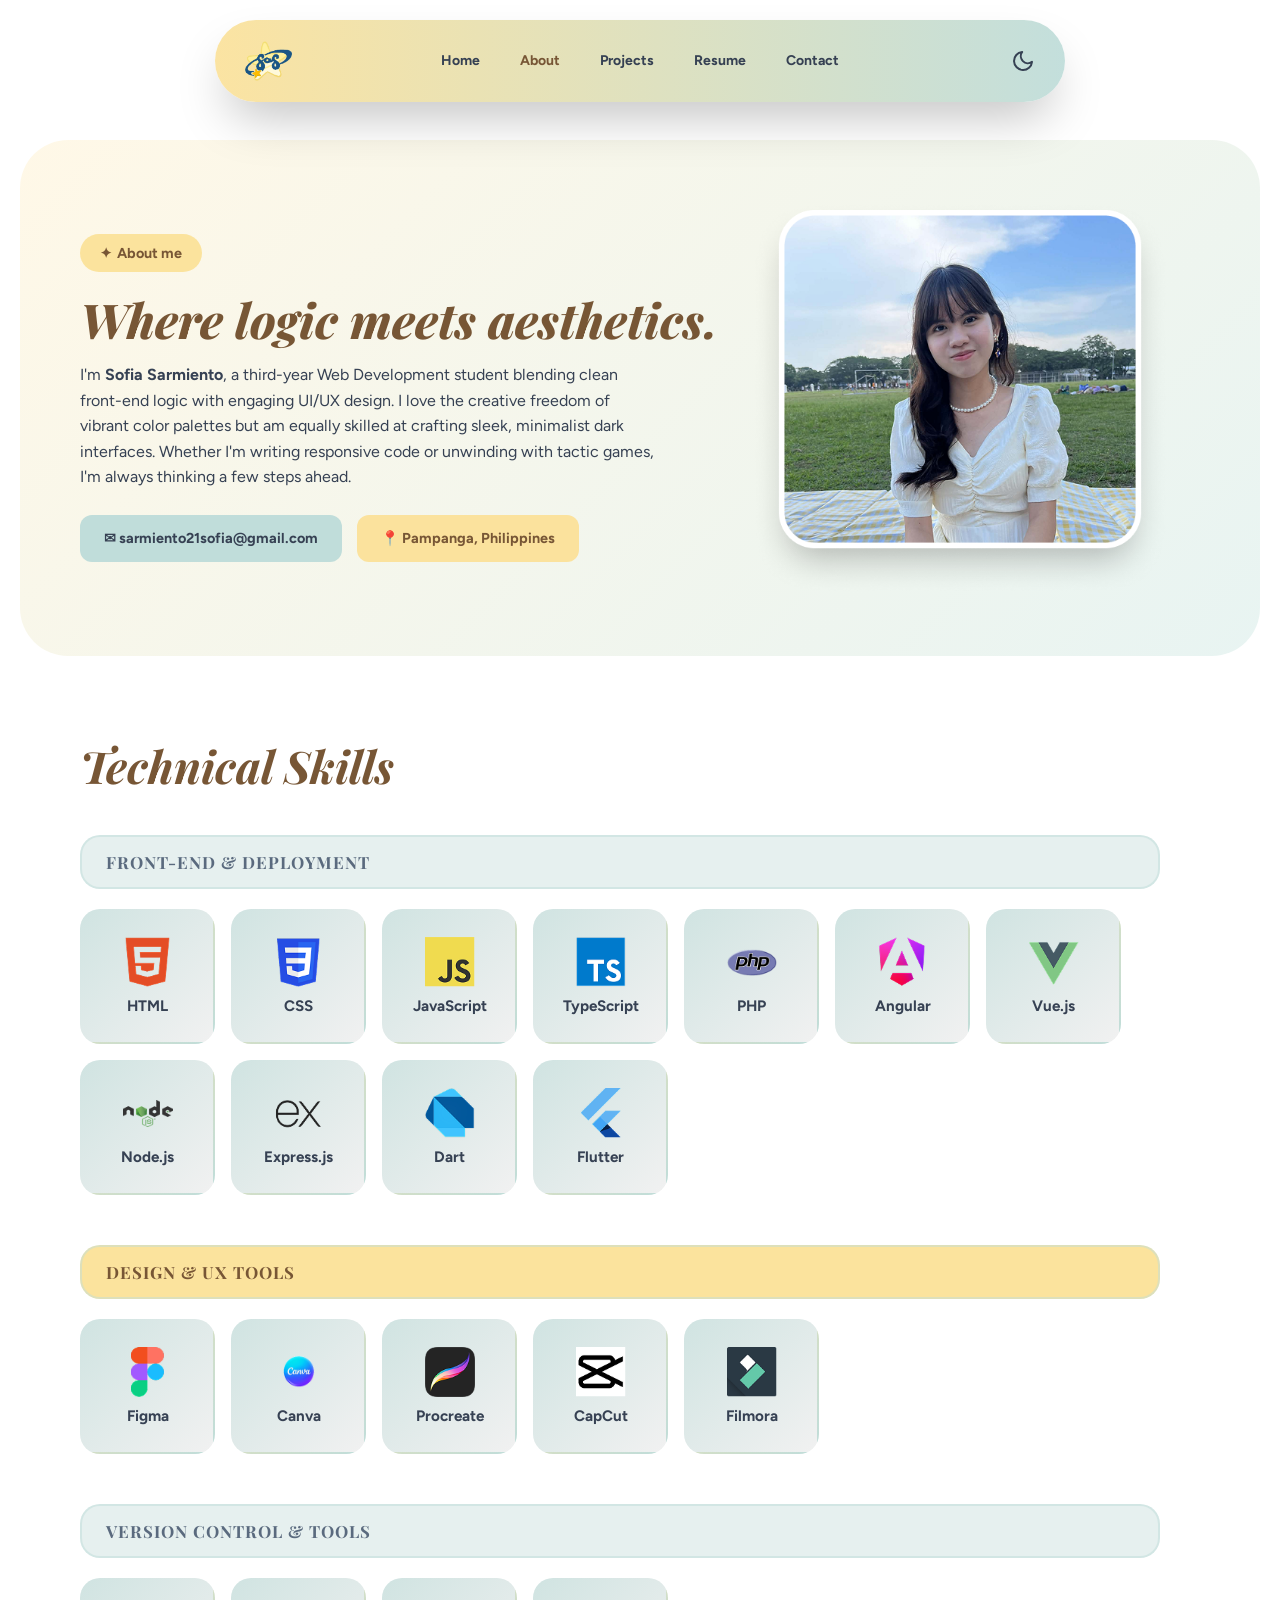
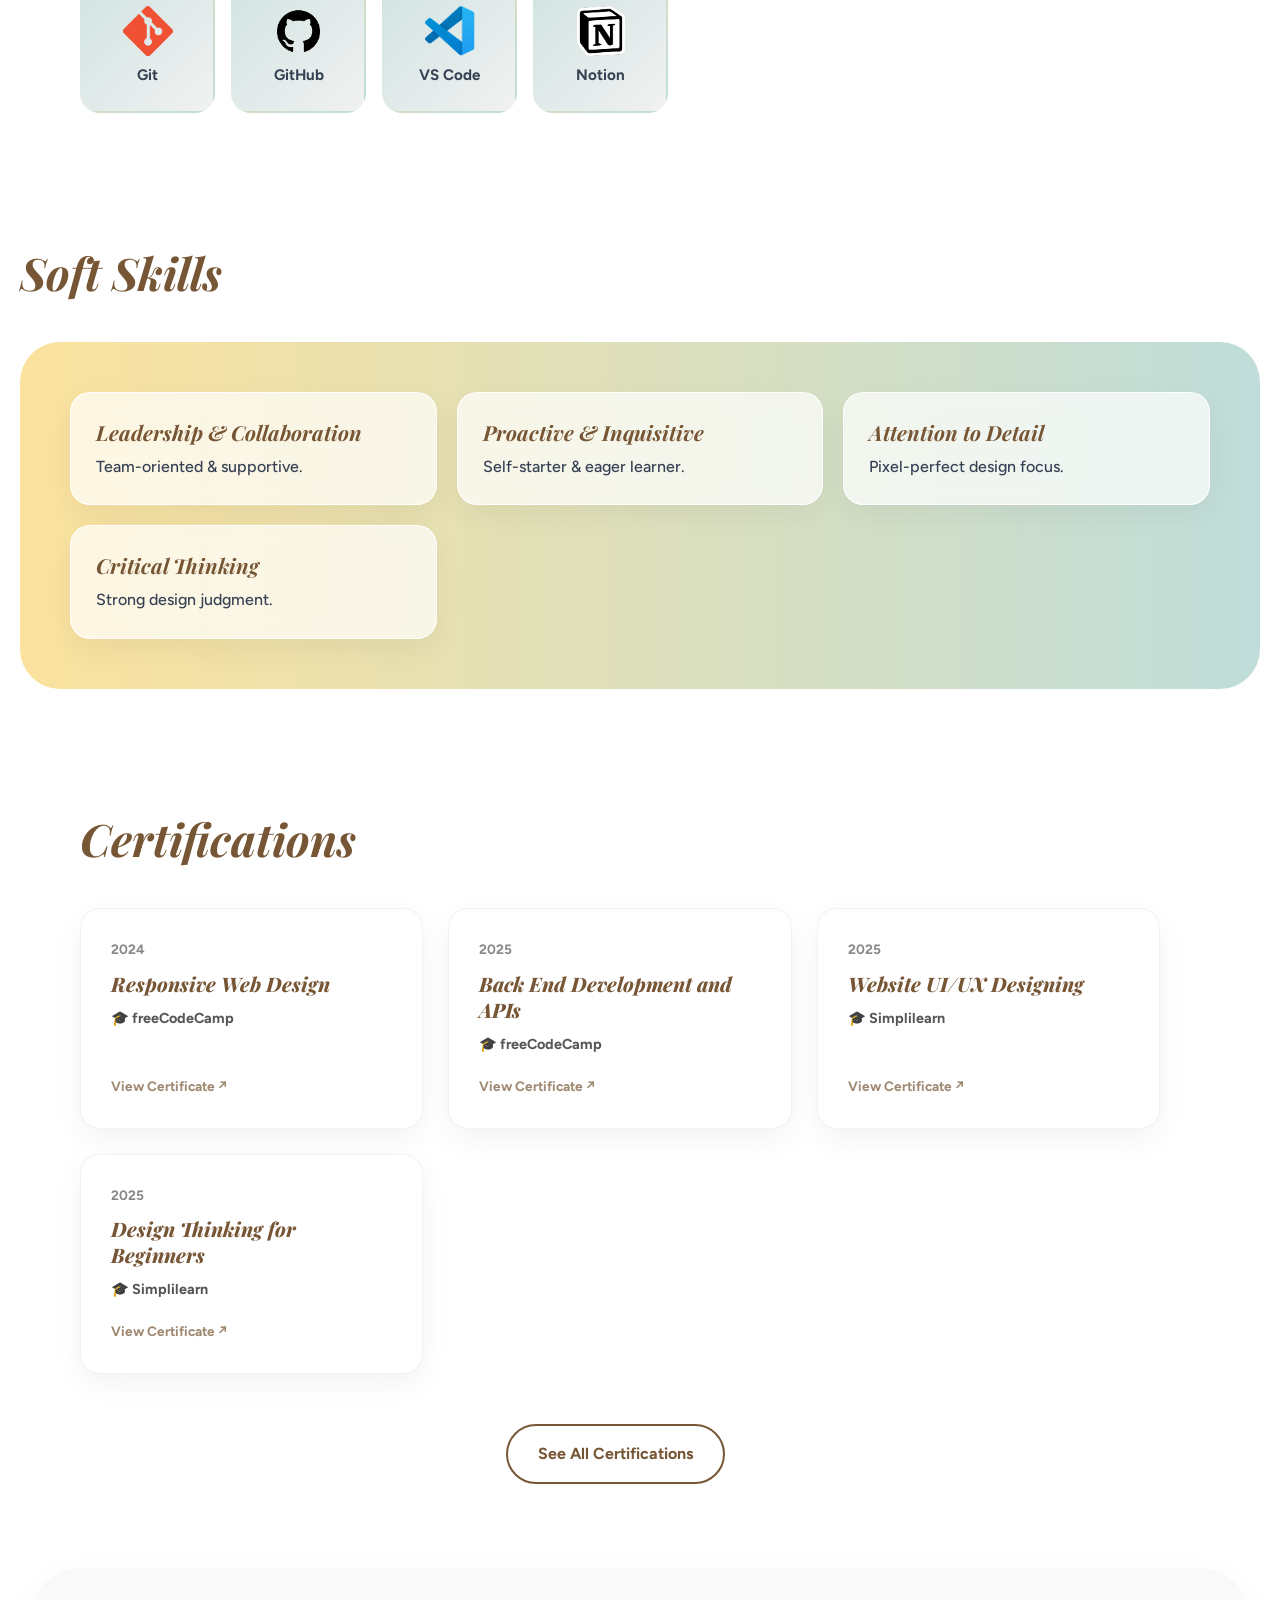
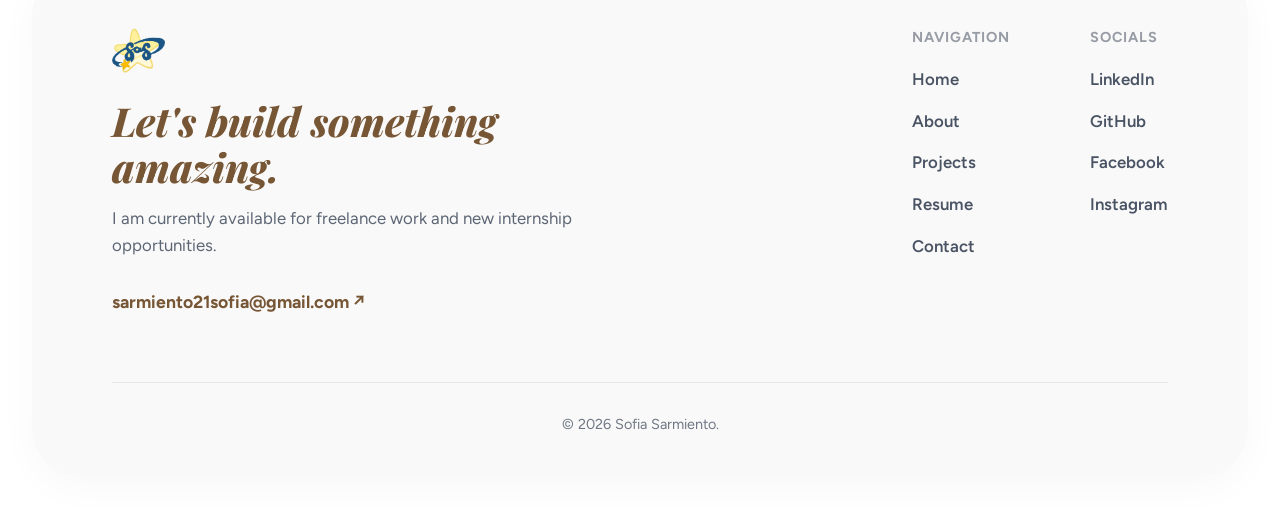
<file: about.html>
<!DOCTYPE html>
<html lang="en">
<head>
    <meta charset="UTF-8">
    <meta name="viewport" content="width=device-width, initial-scale=1.0">
    <title>About | Sofia Sarmiento</title>
    <link rel="stylesheet" href="css/global.css">
    <link rel="stylesheet" href="css/about.css">
</head>
<body>

    <div class="navbar-wrapper">
        <nav>
            <div class="nav-logo">
                <a href="index.html">
                    <img src="assets/portlogo.png" alt="Logo">
                </a>
            </div>

            <div class="hamburger">
                <span class="bar"></span>
                <span class="bar"></span>
                <span class="bar"></span>
            </div>

            <div class="nav-links">
                <a href="index.html">Home</a>
                <a href="about.html" class="active-link">About</a>
                <a href="projects.html">Projects</a>
                <a href="resume.html">Resume</a>
                <a href="contact.html">Contact</a>
            </div>
            <button id="theme-toggle" class="theme-toggle-btn">
                <svg class="icon-sun" width="24" height="24" viewBox="0 0 24 24" fill="none" stroke="currentColor" stroke-width="2" stroke-linecap="round" stroke-linejoin="round">
                    <circle cx="12" cy="12" r="5"></circle>
                    <line x1="12" y1="1" x2="12" y2="3"></line>
                    <line x1="12" y1="21" x2="12" y2="23"></line>
                    <line x1="4.22" y1="4.22" x2="5.64" y2="5.64"></line>
                    <line x1="18.36" y1="18.36" x2="19.78" y2="19.78"></line>
                    <line x1="1" y1="12" x2="3" y2="12"></line>
                    <line x1="21" y1="12" x2="23" y2="12"></line>
                    <line x1="4.22" y1="19.78" x2="5.64" y2="18.36"></line>
                    <line x1="18.36" y1="5.64" x2="19.78" y2="4.22"></line>
                </svg>

                <svg class="icon-moon" width="24" height="24" viewBox="0 0 24 24" fill="none" stroke="currentColor" stroke-width="2" stroke-linecap="round" stroke-linejoin="round">
                    <path d="M21 12.79A9 9 0 1 1 11.21 3 7 7 0 0 0 21 12.79z"></path>
                </svg>
            </button>
        </nav>
    </div>

    <main class="about-main">
        
        <section class="about-hero-card">
            <div class="about-hero-content">
                <div class="status-badge" style="margin-bottom: 20px;">
                    <span style="margin-right: 5px;">✦</span> About me
                </div>

                <h1>Where logic meets aesthetics.</h1>
                
                <p>
                    I'm <strong>Sofia Sarmiento</strong>, a third-year Web Development student blending clean front-end logic with engaging UI/UX design. I love the creative freedom of vibrant color palettes but am equally skilled at crafting sleek, minimalist dark interfaces. Whether I'm writing responsive code or unwinding with tactic games, I'm always thinking a few steps ahead.
                </p>

                <div class="about-buttons">
                    <a href="mailto:sarmiento21sofia@gmail.com" class="info-pill email-pill" style="text-decoration: none;">
                        ✉ sarmiento21sofia@gmail.com
                    </a>
                    <div class="info-pill loc-pill">
                        📍 Pampanga, Philippines
                    </div>
                </div>
            </div>

            <div class="about-hero-image">
                <img id="about-hero-img" src="assets/aboutlight.png" alt="Sofia">
            </div>
        </section>

        <section class="tech-skills-section">
            <h2 class="section-title">Technical Skills</h2>

            <div class="skill-category">
                <div class="category-label">FRONT-END & DEPLOYMENT</div>
                <div class="skills-grid">
                    <div class="skill-card"><img src="assets/tech/html.png" alt="HTML"><span>HTML</span></div>
                    <div class="skill-card"><img src="assets/tech/css.png" alt="CSS"><span>CSS</span></div>
                    <div class="skill-card"><img src="assets/tech/js.png" alt="JS"><span>JavaScript</span></div>
                    <div class="skill-card"><img src="assets/tech/ts.png" alt="TS"><span>TypeScript</span></div>
                    <div class="skill-card"><img src="assets/tech/php.png" alt="PHP"><span>PHP</span></div>
                    <div class="skill-card"><img src="assets/tech/angular.png" alt="Angular"><span>Angular</span></div>
                    <div class="skill-card"><img src="assets/tech/vue.png" alt="Vue"><span>Vue.js</span></div>
                    <div class="skill-card"><img src="assets/tech/node.png" alt="Node"><span>Node.js</span></div>
                    <div class="skill-card"><img src="assets/tech/ex.png" alt="Express"><span>Express.js</span></div>
                    <div class="skill-card"><img src="assets/tech/dart.png" alt="Dart"><span>Dart</span></div>
                    <div class="skill-card"><img src="assets/tech/flutter.png" alt="Flutter"><span>Flutter</span></div>
                </div>
            </div>

            <div class="skill-category">
                <div class="category-label" style="background-color: var(--badge-bg); color: var(--badge-color);">DESIGN & UX TOOLS</div>
                <div class="skills-grid">
                    <div class="skill-card"><img src="assets/tech/figma.png" alt="Figma"><span>Figma</span></div>
                    <div class="skill-card"><img src="assets/tech/canva.png" alt="Canva"><span>Canva</span></div>
                    <div class="skill-card"><img src="assets/tech/procreate.png" alt="Procreate"><span>Procreate</span></div>
                    <div class="skill-card"><img src="assets/tech/capcut.png" alt="CapCut"><span>CapCut</span></div>
                    <div class="skill-card"><img src="assets/tech/filmora.png" alt="Filmora"><span>Filmora</span></div>
                </div>
            </div>

            <div class="skill-category">
                <div class="category-label">VERSION CONTROL & TOOLS</div>
                <div class="skills-grid">
                    <div class="skill-card"><img src="assets/tech/git.png" alt="Git"><span>Git</span></div>
                    <div class="skill-card"><img src="assets/tech/github.png" alt="GitHub"><span>GitHub</span></div>
                    <div class="skill-card"><img src="assets/tech/vscode.png" alt="VS Code"><span>VS Code</span></div>
                    <div class="skill-card"><img src="assets/tech/notion.png" alt="Notion"><span>Notion</span></div>
                </div>
            </div>
        </section>

        <section class="soft-skills-section">
            <h2 class="section-title">Soft Skills</h2>
            <div class="soft-skills-container">
                
                <div class="soft-skill-card">
                    <h4>Leadership & Collaboration</h4>
                    <p>Team-oriented & supportive.</p>
                </div>
                
                <div class="soft-skill-card">
                    <h4>Proactive & Inquisitive</h4>
                    <p>Self-starter & eager learner.</p>
                </div>
                
                <div class="soft-skill-card">
                    <h4>Attention to Detail</h4>
                    <p>Pixel-perfect design focus.</p>
                </div>
                
                <div class="soft-skill-card">
                    <h4>Critical Thinking</h4>
                    <p>Strong design judgment.</p>
                </div>

            </div>
        </section>

        <section class="certifications-section" style="width: 100%; margin-top: 40px;">
            <h2 class="section-title">Certifications</h2>
            <div class="certs-grid">
                
                <a href="https://www.freecodecamp.org/certification/sarmientosof/responsive-web-design" target="_blank" class="cert-card">
                    <div class="cert-year">2024</div>
                    <h3>Responsive Web Design</h3>
                    <span class="cert-issuer">🎓 freeCodeCamp</span>
                    <span class="view-cert-text">View Certificate ↗</span>
                </a>

                <a href="https://www.freecodecamp.org/certification/sarmientosof/back-end-development-and-apis" target="_blank" class="cert-card">
                    <div class="cert-year">2025</div>
                    <h3>Back End Development and APIs</h3>
                    <span class="cert-issuer">🎓 freeCodeCamp</span>
                    <span class="view-cert-text">View Certificate ↗</span>
                </a>

                <a href="https://www.simplilearn.com/skillup-certificate-landing?token=[base64]%3D&utm_source=shared-certificate&utm_medium=lms&utm_campaign=shared-certificate-promotion&referrer=https%3A%2F%2Flms.simplilearn.com%2Fcourses%2F6024%2FWebsite-UI%252FUX-Designing-using-ChatGPT-%3A-Become-a-UI-UX-designer%2Fcertificate%2Fdownload-skillup&%24web_only=true&_branch_match_id=1337777435763994916&_branch_referrer=H4sIAAAAAAAAA8soKSkottLXL87MLcjJ1EssKNDLyczL1k%2FVt4woTQpxz8kyDUuyrytKTUstKsrMS49PKsovL04tsvUBqkpN8cwDAMjpApFBAAAA" target="_blank" class="cert-card">
                    <div class="cert-year">2025</div>
                    <h3>Website UI/UX Designing</h3>
                    <span class="cert-issuer">🎓 Simplilearn</span>
                    <span class="view-cert-text">View Certificate ↗</span>
                </a>

                <a href="https://www.simplilearn.com/skillup-certificate-landing?token=[base64]%3D&utm_source=shared-certificate&utm_medium=lms&utm_campaign=shared-certificate-promotion&referrer=https%3A%2F%2Flms.simplilearn.com%2Fcourses%2F4299%2FDesign-Thinking-for-Beginners%2Fcertificate%2Fdownload-skillup&%24web_only=true&_branch_match_id=1337777435763994916&_branch_referrer=H4sIAAAAAAAAA8soKSkottLXL87MLcjJ1EssKNDLyczL1k%2FVTzROCjaOSPLJCkuyrytKTUstKsrMS49PKsovL04tsvUBqkpN8cwDAKGiGvVBAAAA" target="_blank" class="cert-card">
                    <div class="cert-year">2025</div>
                    <h3>Design Thinking for Beginners</h3>
                    <span class="cert-issuer">🎓 Simplilearn</span>
                    <span class="view-cert-text">View Certificate ↗</span>
                </a>

            </div>
            
            <div style="width: 100%; max-width: 1080px; text-align: center; margin-top: 50px;">
                <a href="resume.html" class="btn btn-outline">See All Certifications</a>
            </div>
        </section>

    </main>

    <button id="back-to-top" class="back-to-top-btn" aria-label="Back to top">
        ↑
    </button>

    <footer class="modern-footer">
        <div class="footer-top">
            <div class="footer-brand">
                <img src="assets/portlogo.png" alt="Logo" class="footer-logo">
                <h2>Let's build something amazing.</h2>
                <p>I am currently available for freelance work and new internship opportunities.</p>
                <a href="mailto:sarmiento21sofia@gmail.com" class="footer-contact-link">sarmiento21sofia@gmail.com ↗</a>
            </div>
            
            <div class="footer-nav-container">
                <div class="footer-nav-col">
                    <h4>Navigation</h4>
                    <a href="index.html">Home</a>
                    <a href="about.html">About</a>
                    <a href="projects.html">Projects</a>
                    <a href="resume.html">Resume</a>
                    <a href="contact.html">Contact</a>
                </div>
                <div class="footer-nav-col">
                    <h4>Socials</h4>
                    <a href="https://www.linkedin.com/in/sofsarmiento" target="_blank">LinkedIn</a>
                    <a href="https://github.com/seowfie" target="_blank">GitHub</a>
                    <a href="https://facebook.com/sarmientosof" target="_blank">Facebook</a>
                    <a href="https://www.instagram.com/srmntsof" target="_blank">Instagram</a>
                </div>
            </div>
        </div>

        <div class="footer-bottom">
            <p>&copy; 2026 Sofia Sarmiento.</p>
        </div>
    </footer>

    <script src="script.js"></script>
</body>
</html>
</file>
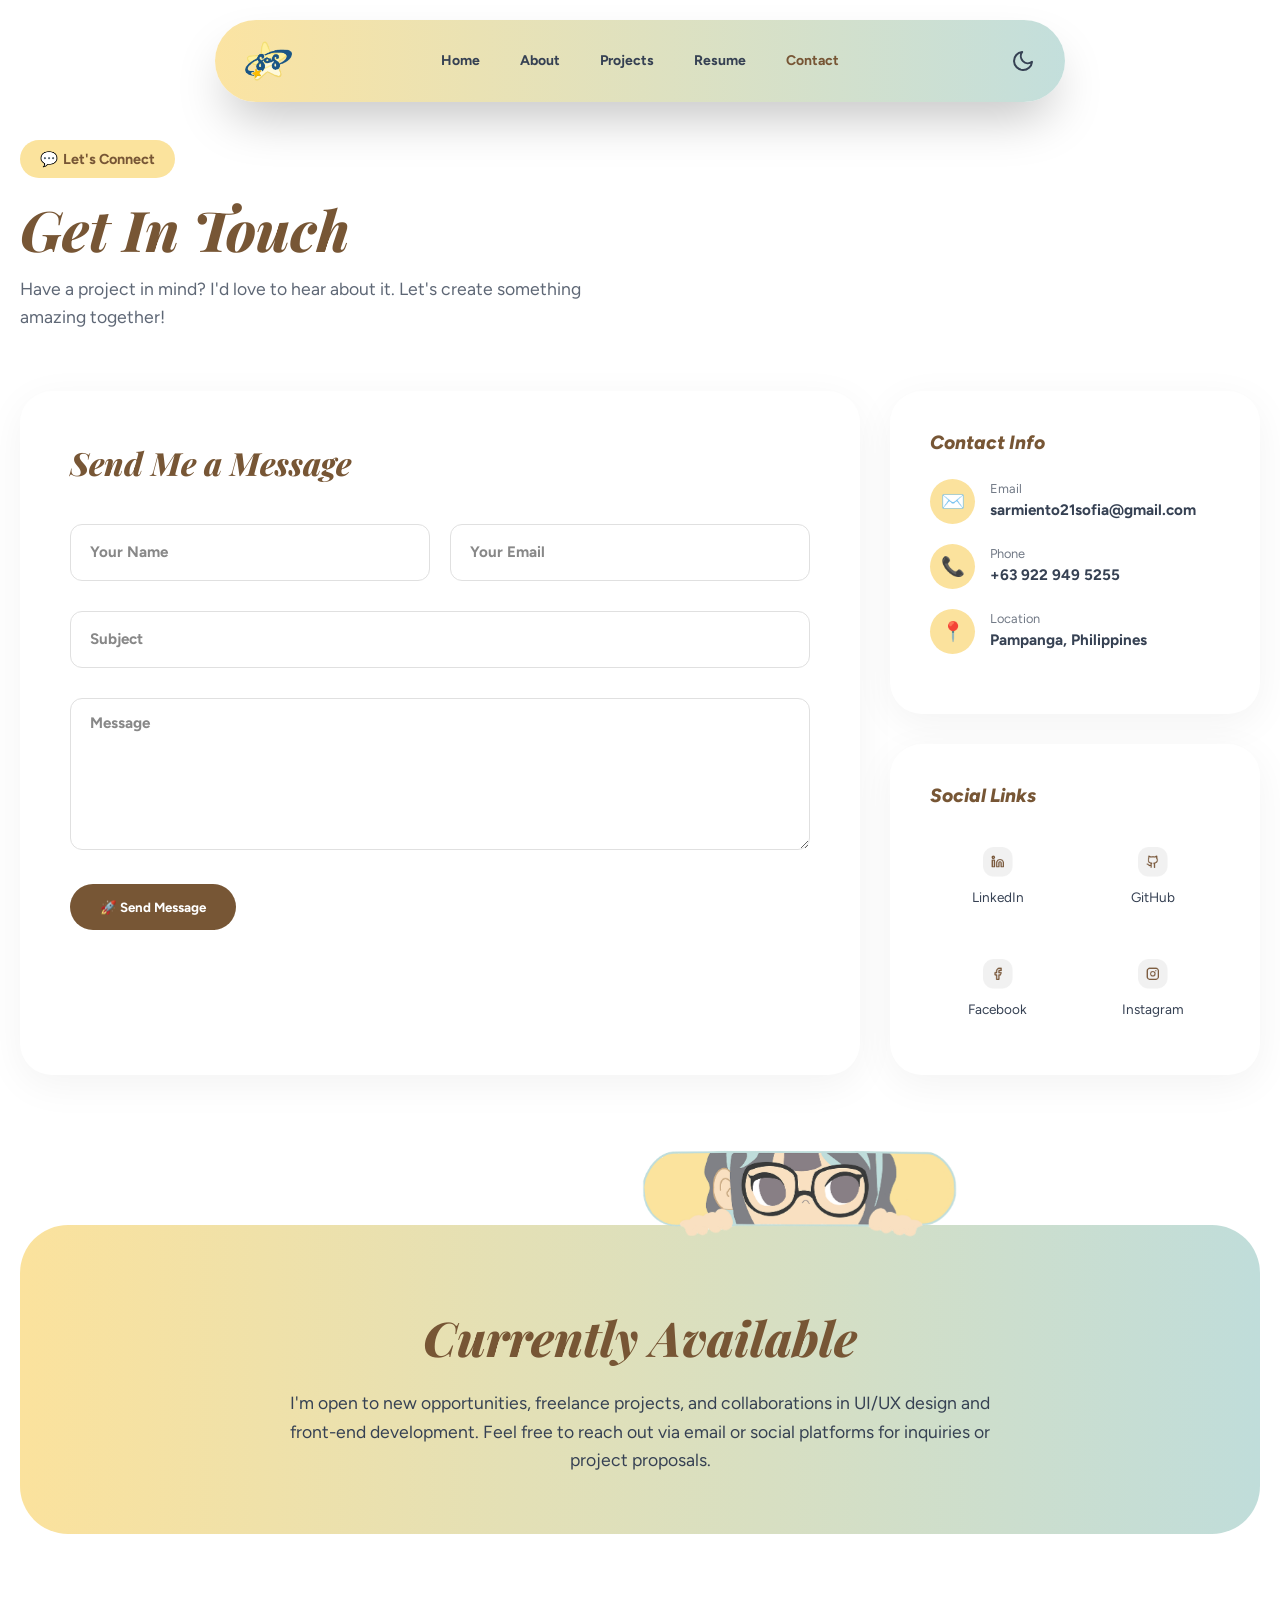
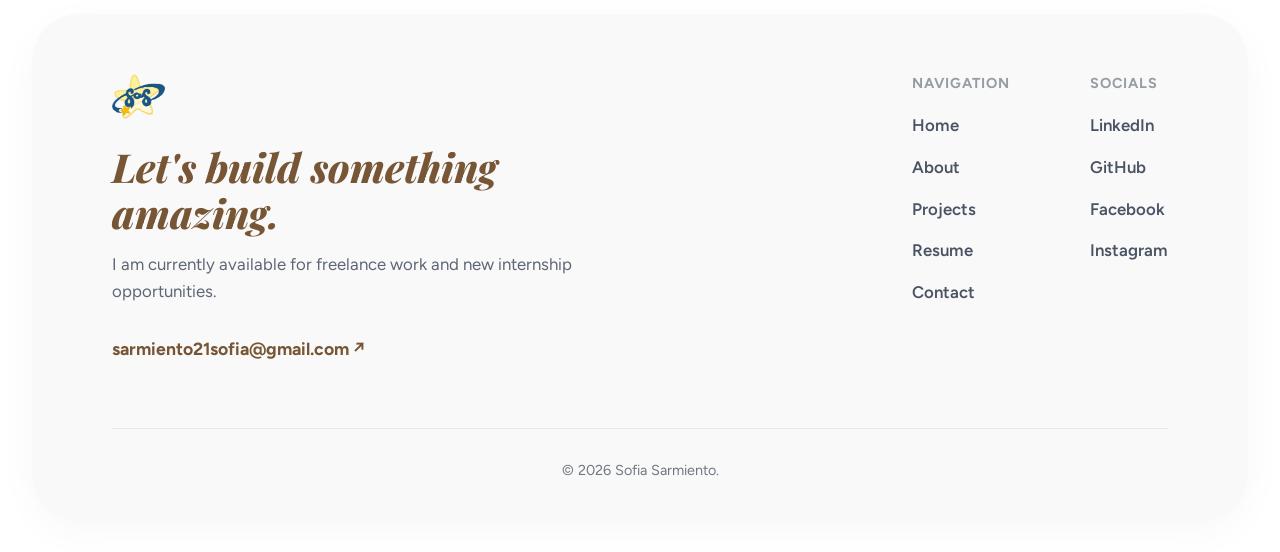
<file: contact.html>
<!DOCTYPE html>
<html lang="en">
<head>
    <meta charset="UTF-8">
    <meta name="viewport" content="width=device-width, initial-scale=1.0">
    <title>Contact | Sofia Sarmiento</title>
    <link rel="stylesheet" href="css/global.css">
    <link rel="stylesheet" href="css/contact.css">
</head>
<body>

    <div class="navbar-wrapper">
        <nav>
            <div class="nav-logo">
                <a href="index.html"><img src="assets/portlogo.png" alt="Logo"></a>
            </div>

            <div class="hamburger">
                <span class="bar"></span>
                <span class="bar"></span>
                <span class="bar"></span>
            </div>

            <div class="nav-links">
                <a href="index.html">Home</a>
                <a href="about.html">About</a>
                <a href="projects.html">Projects</a>
                <a href="resume.html">Resume</a>
                <a href="contact.html" class="active-link">Contact</a>
            </div>
            
            <button id="theme-toggle" class="theme-toggle-btn">
                <svg class="icon-sun" width="24" height="24" viewBox="0 0 24 24" fill="none" stroke="currentColor" stroke-width="2" stroke-linecap="round" stroke-linejoin="round">
                    <circle cx="12" cy="12" r="5"></circle>
                    <line x1="12" y1="1" x2="12" y2="3"></line>
                    <line x1="12" y1="21" x2="12" y2="23"></line>
                    <line x1="4.22" y1="4.22" x2="5.64" y2="5.64"></line>
                    <line x1="18.36" y1="18.36" x2="19.78" y2="19.78"></line>
                    <line x1="1" y1="12" x2="3" y2="12"></line>
                    <line x1="21" y1="12" x2="23" y2="12"></line>
                    <line x1="4.22" y1="19.78" x2="5.64" y2="18.36"></line>
                    <line x1="18.36" y1="5.64" x2="19.78" y2="4.22"></line>
                </svg>

                <svg class="icon-moon" width="24" height="24" viewBox="0 0 24 24" fill="none" stroke="currentColor" stroke-width="2" stroke-linecap="round" stroke-linejoin="round">
                    <path d="M21 12.79A9 9 0 1 1 11.21 3 7 7 0 0 0 21 12.79z"></path>
                </svg>
            </button>
        </nav>
    </div>

    <main class="contact-main">
        
        <header class="contact-header">
            <div class="status-badge" style="margin-bottom: 20px;">
                <span style="margin-right: 5px;">💬</span> Let's Connect
            </div>
            <h1>Get In Touch</h1>
            <p>Have a project in mind? I'd love to hear about it. Let's create something amazing together!</p>
        </header>

        <div class="contact-grid">
            
            <section class="contact-form-card">
                <h2>Send Me a Message</h2>
                
                <form name="contact" method="POST" netlify netlify-honeypot="bot-field">
                    <input type="hidden" name="form-name" value="contact">
                    
                    <p style="display:none;">
                        <label>Don’t fill this out: <input name="bot-field"></label>
                    </p>

                    <div class="form-row">
                        <div class="form-group floating-label-group">
                            <input type="text" id="name" name="name" required placeholder=" ">
                            <label for="name">Your Name</label>
                        </div>
                        <div class="form-group floating-label-group">
                            <input type="email" id="email" name="email" required placeholder=" ">
                            <label for="email">Your Email</label>
                        </div>
                    </div>
                    
                    <div class="form-group floating-label-group">
                        <input type="text" id="subject" name="subject" required placeholder=" ">
                        <label for="subject">Subject</label>
                    </div>
                    
                    <div class="form-group floating-label-group">
                        <textarea id="message" name="message" rows="6" required placeholder=" "></textarea>
                        <label for="message">Message</label>
                    </div>

                    <button type="submit" class="btn btn-primary submit-btn">
                        🚀 Send Message
                    </button>
                </form>
            </section>

            <aside class="contact-info-column">
                
                <div class="info-card">
                    <h3>Contact Info</h3>
                    
                    <div class="info-item">
                        <div class="icon-box">✉️</div>
                        <div>
                            <span class="label">Email</span>
                            <a href="mailto:sarmiento21sofia@gmail.com" class="contact-link">sarmiento21sofia@gmail.com</a>
                        </div>
                    </div>
                    
                    <div class="info-item">
                        <div class="icon-box">📞</div>
                        <div>
                            <span class="label">Phone</span>
                            <a href="tel:+639229495255" class="contact-link">+63 922 949 5255</a>
                        </div>
                    </div>
                    
                    <div class="info-item">
                        <div class="icon-box">📍</div>
                        <div>
                            <span class="label">Location</span>
                            <p class="contact-text">Pampanga, Philippines</p>
                        </div>
                    </div>
                </div>

                <div class="info-card">
                    <h3>Social Links</h3>
                    <div class="social-grid">
                        <a href="https://www.linkedin.com/in/sofsarmiento" target="_blank" class="social-link-item">
                            <img class="social-icon" src="assets/socialslight/linkedin.png" width="30" alt="LinkedIn">
                            <span>LinkedIn</span>
                        </a>
                        <a href="https://github.com/seowfie" target="_blank" class="social-link-item">
                            <img class="social-icon" src="assets/socialslight/github.png" width="30" alt="GitHub">
                            <span>GitHub</span>
                        </a>
                        <a href="https://www.facebook.com/sarmientosof" target="_blank" class="social-link-item">
                            <img class="social-icon" src="assets/socialslight/facebook.png" width="30" alt="Facebook">
                            <span>Facebook</span>
                        </a>
                        <a href="https://www.instagram.com/srmntsof" target="_blank" class="social-link-item">
                            <img class="social-icon" src="assets/socialslight/instagram.png" width="30" alt="Instagram">
                            <span>Instagram</span>
                        </a>
                    </div>
                </div>

            </aside>
        </div>

        <section class="availability-section">
            <div class="availability-doodle">
                <img id="contact-doodle-img" src="assets/doodlelight.png" alt="Peeking Doodle">
            </div>
            <div class="availability-banner">
                <h2>Currently Available</h2>
                <p>
                    I'm open to new opportunities, freelance projects, and collaborations in UI/UX design and front-end development. 
                    Feel free to reach out via email or social platforms for inquiries or project proposals.
                </p>
            </div>
        </section>

    </main>

    <button id="back-to-top" class="back-to-top-btn" aria-label="Back to top">
        ↑
    </button>

    <footer class="modern-footer">
        <div class="footer-top">
            <div class="footer-brand">
                <img src="assets/portlogo.png" alt="Logo" class="footer-logo">
                <h2>Let's build something amazing.</h2>
                <p>I am currently available for freelance work and new internship opportunities.</p>
                <a href="mailto:sarmiento21sofia@gmail.com" class="footer-contact-link">sarmiento21sofia@gmail.com ↗</a>
            </div>
            
            <div class="footer-nav-container">
                <div class="footer-nav-col">
                    <h4>Navigation</h4>
                    <a href="index.html">Home</a>
                    <a href="about.html">About</a>
                    <a href="projects.html">Projects</a>
                    <a href="resume.html">Resume</a>
                    <a href="contact.html">Contact</a>
                </div>
                <div class="footer-nav-col">
                    <h4>Socials</h4>
                    <a href="https://www.linkedin.com/in/sofsarmiento" target="_blank">LinkedIn</a>
                    <a href="https://github.com/seowfie" target="_blank">GitHub</a>
                    <a href="https://www.facebook.com/sarmientosof" target="_blank">Facebook</a>
                    <a href="https://www.instagram.com/srmntsof" target="_blank">Instagram</a>
                </div>
            </div>
        </div>

        <div class="footer-bottom">
            <p>&copy; 2026 Sofia Sarmiento.</p>
        </div>
    </footer>

    <script src="script.js"></script>

    <div id="success-popup" class="success-popup">
        <div class="success-box">
            <h2>✅ Message Successfully Sent</h2>
            <p>Thank you! I’ll get back to you soon.</p>
            <button id="close-popup">OK</button>
        </div>
    </div>
</body>
</html>
</file>
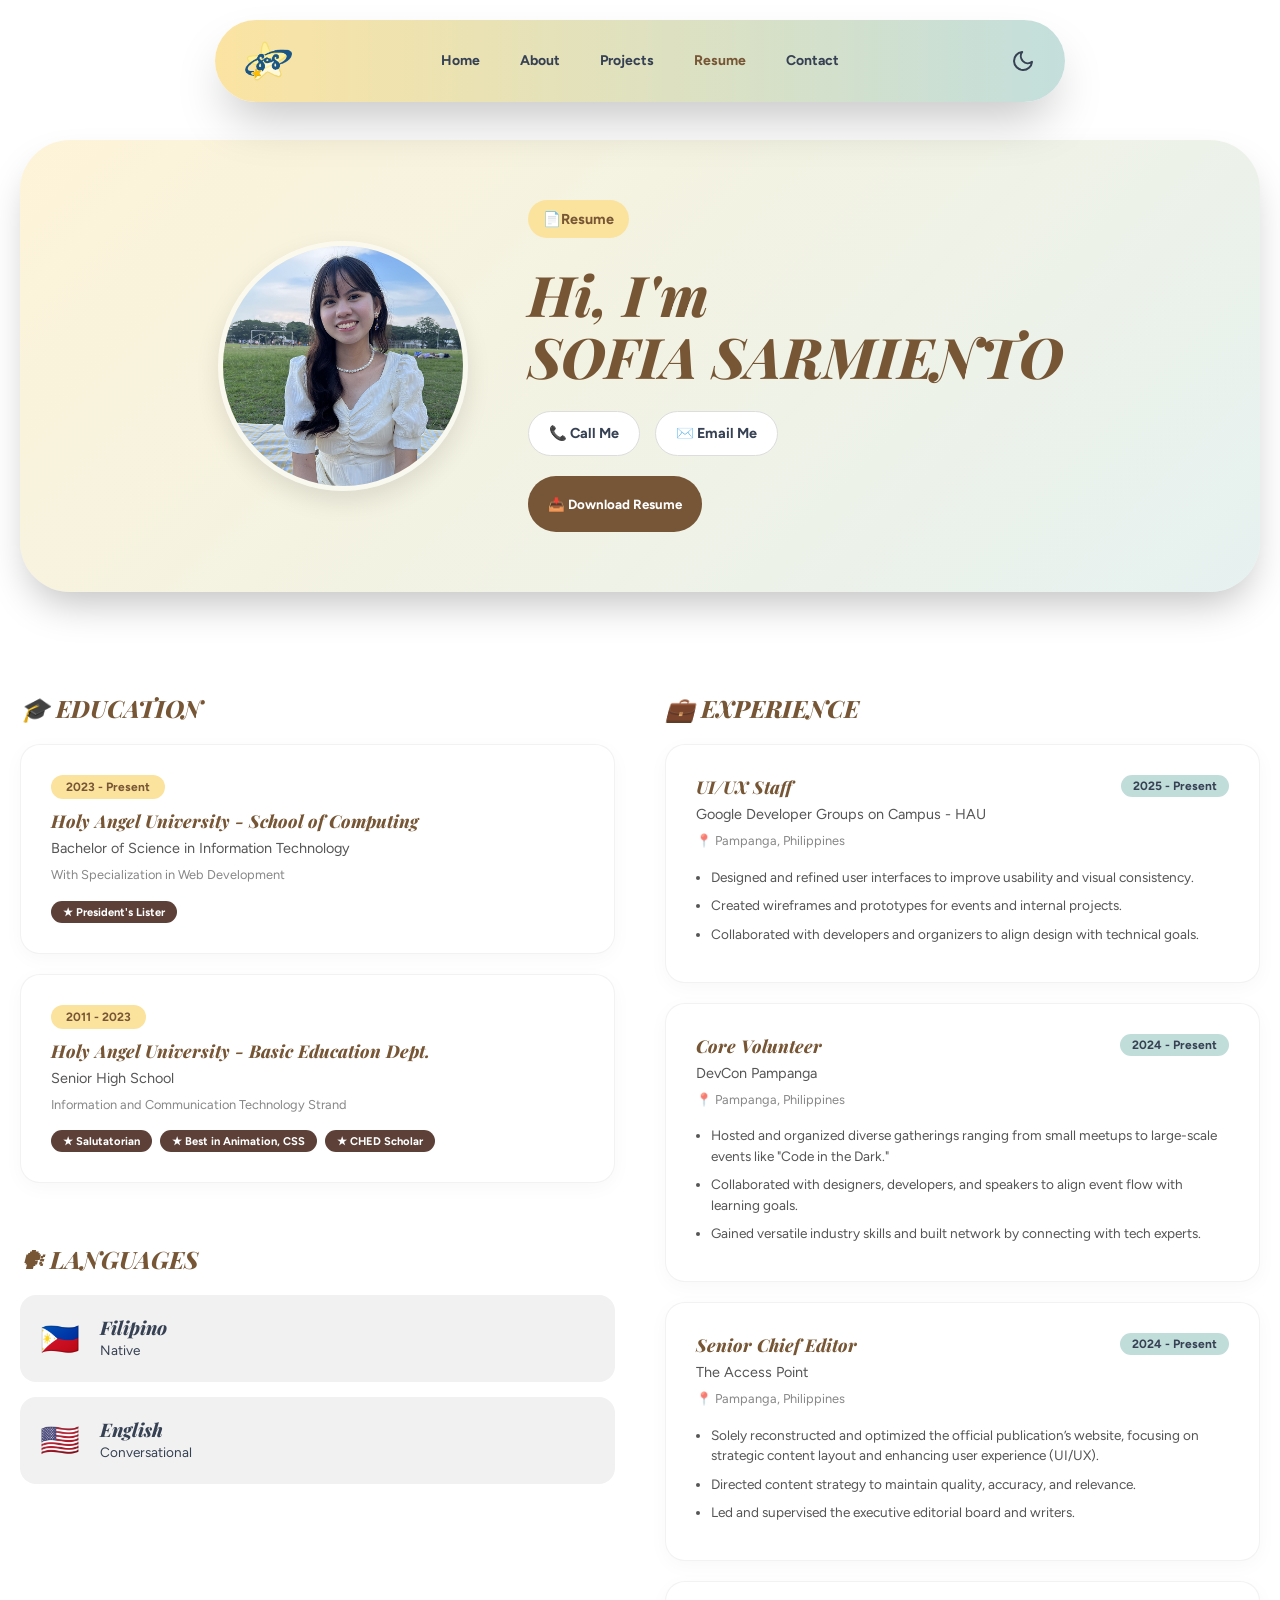
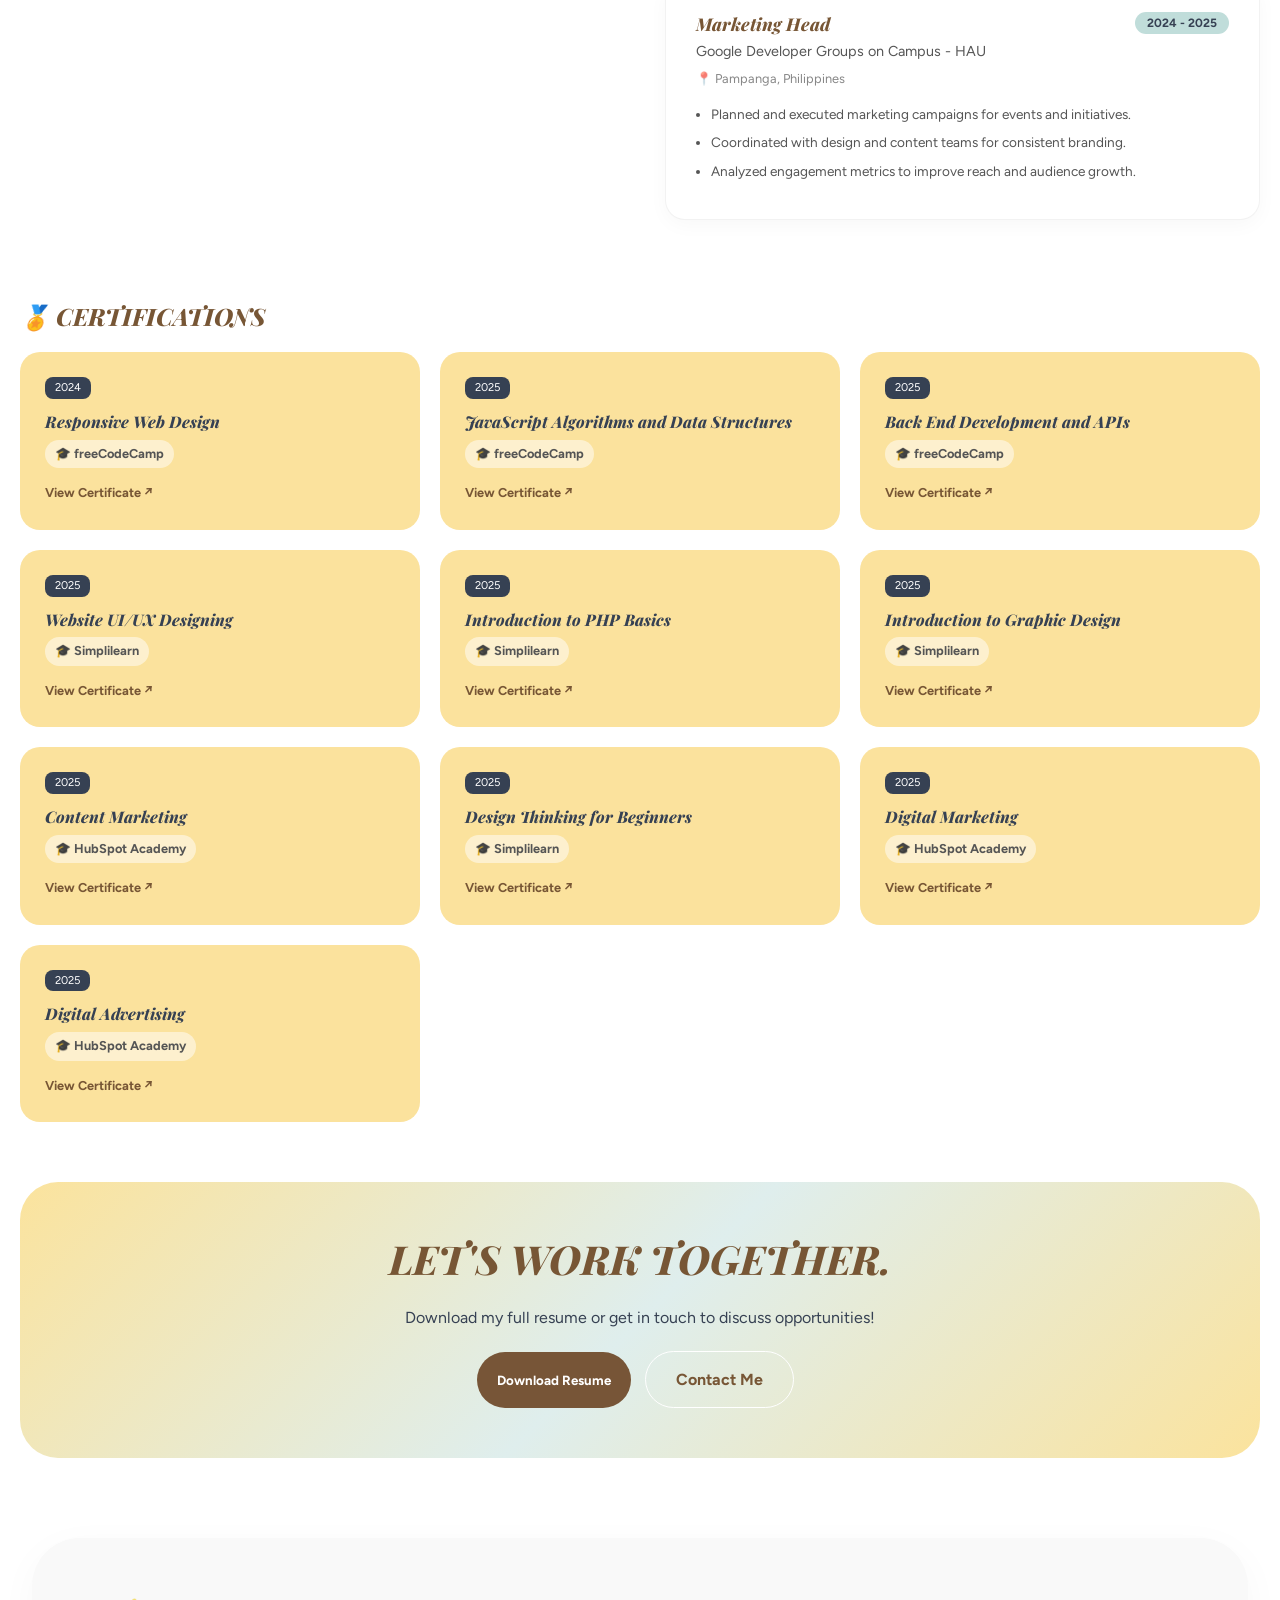
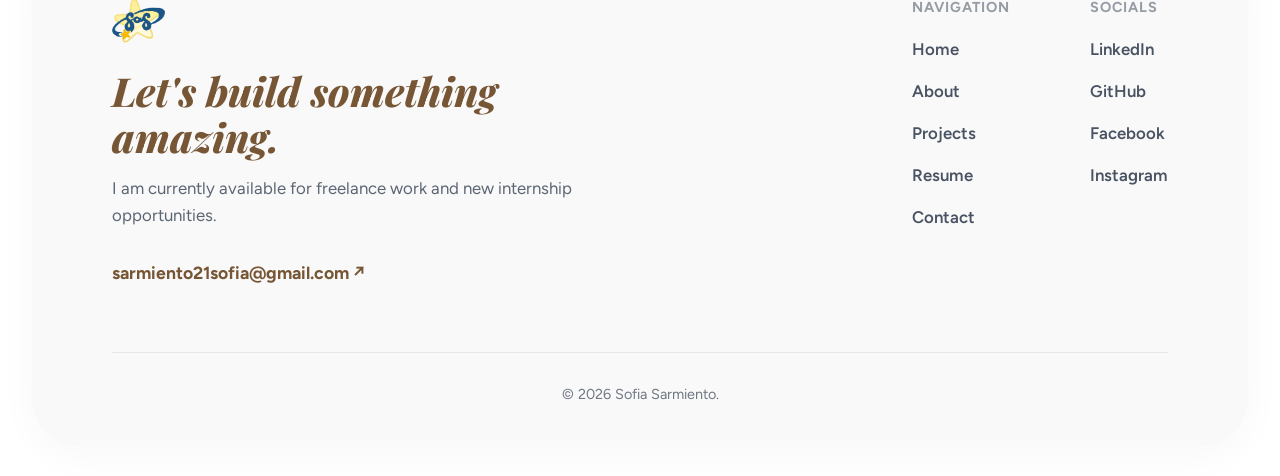
<file: resume.html>
<!DOCTYPE html>
<html lang="en">
<head>
    <meta charset="UTF-8">
    <meta name="viewport" content="width=device-width, initial-scale=1.0">
    <title>Resume | Sofia Sarmiento</title>
    <link rel="stylesheet" href="css/global.css">
    <link rel="stylesheet" href="css/resume.css">
</head>
<body>

    <div class="navbar-wrapper">
        <nav>
            <div class="nav-logo">
                <a href="index.html"><img src="assets/portlogo.png" alt="Logo"></a>
            </div>
            
            <div class="hamburger">
                <span class="bar"></span>
                <span class="bar"></span>
                <span class="bar"></span>
            </div>

            <div class="nav-links">
                <a href="index.html">Home</a>
                <a href="about.html">About</a>
                <a href="projects.html">Projects</a>
                <a href="resume.html" class="active-link">Resume</a>
                <a href="contact.html">Contact</a>
            </div>
            <button id="theme-toggle" class="theme-toggle-btn">
                <svg class="icon-sun" width="24" height="24" viewBox="0 0 24 24" fill="none" stroke="currentColor" stroke-width="2" stroke-linecap="round" stroke-linejoin="round"><circle cx="12" cy="12" r="5"></circle><line x1="12" y1="1" x2="12" y2="3"></line><line x1="12" y1="21" x2="12" y2="23"></line><line x1="4.22" y1="4.22" x2="5.64" y2="5.64"></line><line x1="18.36" y1="18.36" x2="19.78" y2="19.78"></line><line x1="1" y1="12" x2="3" y2="12"></line><line x1="21" y1="12" x2="23" y2="12"></line><line x1="4.22" y1="19.78" x2="5.64" y2="18.36"></line><line x1="18.36" y1="5.64" x2="19.78" y2="4.22"></line></svg>
                <svg class="icon-moon" width="24" height="24" viewBox="0 0 24 24" fill="none" stroke="currentColor" stroke-width="2" stroke-linecap="round" stroke-linejoin="round"><path d="M21 12.79A9 9 0 1 1 11.21 3 7 7 0 0 0 21 12.79z"></path></svg>
            </button>
        </nav>
    </div>

    <main class="resume-main">
        
        <section class="resume-hero">
            <div class="resume-hero-img">
                <img id="resume-hero-img" src="assets/homelight.png" alt="Sofia Resume Profile">
            </div>
            <div class="resume-hero-content">
                <div class="status-badge">
                    <span>📄 </span>Resume
                </div>
                <h1>Hi, I'm<br><em>SOFIA SARMIENTO</em></h1>
                
                <div class="resume-actions">
                    <a href="tel:+639229495255" class="contact-pill" style="text-decoration: none;">📞 Call Me</a>
                    <a href="mailto:sarmiento21sofia@gmail.com" class="contact-pill" style="text-decoration: none;">✉️ Email Me</a>
                </div>

                <a href="assets/resume.pdf" download="Sofia_Sarmiento_Resume.pdf" style="text-decoration: none; display: inline-block; margin-top: 20px;">
                    <button class="btn btn-primary" style="margin: 0; cursor: pointer;">
                        📥 Download Resume
                    </button>
                </a>
            </div>
        </section>

        <div class="resume-grid-layout">
            
            <div class="left-col">
                <section class="resume-section">
                    <h2 class="section-header">🎓 EDUCATION</h2>
                    
                    <div class="resume-card ed-card">
                        <div class="card-year">2023 - Present</div>
                        <h3>Holy Angel University - School of Computing</h3>
                        <p>Bachelor of Science in Information Technology</p>
                        <p class="card-note">With Specialization in Web Development</p>
                        <span class="tag">★ President's Lister</span>
                    </div>

                    <div class="resume-card ed-card">
                        <div class="card-year">2011 - 2023</div>
                        <h3>Holy Angel University - Basic Education Dept.</h3>
                        <p>Senior High School</p>
                        <p class="card-note">Information and Communication Technology Strand</p>
                        <div class="tags-row">
                            <span class="tag">★ Salutatorian</span>
                            <span class="tag">★ Best in Animation, CSS</span>
                            <span class="tag">★ CHED Scholar</span>
                        </div>
                    </div>
                </section>

                <section class="resume-section">
                    <h2 class="section-header">🗣 LANGUAGES</h2>
                    <div class="language-card">
                        <span class="flag-icon">🇵🇭</span>
                        <div>
                            <h3>Filipino</h3>
                            <p>Native</p>
                        </div>
                    </div>
                    <div class="language-card">
                        <span class="flag-icon">🇺🇸</span>
                        <div>
                            <h3>English</h3>
                            <p>Conversational</p>
                        </div>
                    </div>
                </section>
            </div>

            <div class="right-col">
                <section class="resume-section">
                    <h2 class="section-header">💼 EXPERIENCE</h2>

                    <div class="resume-card job-card">
                        <div class="job-header">
                            <h3>UI/UX Staff</h3>
                            <div class="card-year-job">2025 - Present</div>
                        </div>
                        <p class="card-company">Google Developer Groups on Campus - HAU</p>
                        <p class="job-loc">📍 Pampanga, Philippines</p>
                        <ul class="job-desc">
                            <li>Designed and refined user interfaces to improve usability and visual consistency.</li>
                            <li>Created wireframes and prototypes for events and internal projects.</li>
                            <li>Collaborated with developers and organizers to align design with technical goals.</li>
                        </ul>
                    </div>

                    <div class="resume-card job-card">
                        <div class="job-header">
                            <h3>Core Volunteer</h3>
                            <div class="card-year-job">2024 - Present</div>
                        </div>
                        <p class="card-company">DevCon Pampanga</p>
                        <p class="job-loc">📍 Pampanga, Philippines</p>
                        <ul class="job-desc">
                            <li>Hosted and organized diverse gatherings ranging from small meetups to large-scale events like "Code in the Dark."</li>
                            <li>Collaborated with designers, developers, and speakers to align event flow with learning goals.</li>
                            <li>Gained versatile industry skills and built network by connecting with tech experts.</li>
                        </ul>
                    </div>

                    <div class="resume-card job-card">
                        <div class="job-header">
                            <h3>Senior Chief Editor</h3>
                            <div class="card-year-job">2024 - Present</div>
                        </div>
                        <p class="card-company">The Access Point</p>
                        <p class="job-loc">📍 Pampanga, Philippines</p>
                        <ul class="job-desc">
                            <li>Solely reconstructed and optimized the official publication’s website, focusing on strategic content layout and enhancing user experience (UI/UX).</li>
                            <li>Directed content strategy to maintain quality, accuracy, and relevance.</li>
                            <li>Led and supervised the executive editorial board and writers.</li>
                        </ul>
                    </div>

                    <div class="resume-card job-card">
                        <div class="job-header">
                            <h3>Marketing Head</h3>
                            <div class="card-year-job">2024 - 2025</div>
                        </div>
                        <p class="card-company">Google Developer Groups on Campus - HAU</p>
                        <p class="job-loc">📍 Pampanga, Philippines</p>
                        <ul class="job-desc">
                            <li>Planned and executed marketing campaigns for events and initiatives.</li>
                            <li>Coordinated with design and content teams for consistent branding.</li>
                            <li>Analyzed engagement metrics to improve reach and audience growth.</li>
                        </ul>
                    </div>
                </section>
            </div>
        </div>

        <section class="certifications-section">
            <h2 class="section-header">🏅 CERTIFICATIONS</h2>
            <div class="certs-grid">
                <a href="https://www.freecodecamp.org/certification/sarmientosof/responsive-web-design" target="_blank" class="cert-card">
                    <div class="cert-year">2024</div>
                    <h3>Responsive Web Design</h3>
                    <span class="cert-issuer">🎓 freeCodeCamp</span>
                    <span class="view-cert-text">View Certificate ↗</span>
                </a>

                <a href="https://www.freecodecamp.org/certification/sarmientosof/javascript-algorithms-and-data-structures" target="_blank" class="cert-card">
                    <div class="cert-year">2025</div>
                    <h3>JavaScript Algorithms and Data Structures</h3>
                    <span class="cert-issuer">🎓 freeCodeCamp</span>
                    <span class="view-cert-text">View Certificate ↗</span>
                </a>

                <a href="https://www.freecodecamp.org/certification/sarmientosof/back-end-development-and-apis" target="_blank" class="cert-card">
                    <div class="cert-year">2025</div>
                    <h3>Back End Development and APIs</h3>
                    <span class="cert-issuer">🎓 freeCodeCamp</span>
                    <span class="view-cert-text">View Certificate ↗</span>
                </a>

                <a href="https://www.simplilearn.com/skillup-certificate-landing?token=[base64]%3D&utm_source=shared-certificate&utm_medium=lms&utm_campaign=shared-certificate-promotion&referrer=https%3A%2F%2Flms.simplilearn.com%2Fcourses%2F6024%2FWebsite-UI%252FUX-Designing-using-ChatGPT-%3A-Become-a-UI-UX-designer%2Fcertificate%2Fdownload-skillup&%24web_only=true&_branch_match_id=1337777435763994916&_branch_referrer=H4sIAAAAAAAAA8soKSkottLXL87MLcjJ1EssKNDLyczL1k%2FVt4woTQpxz8kyDUuyrytKTUstKsrMS49PKsovL04tsvUBqkpN8cwDAMjpApFBAAAA" target="_blank" class="cert-card">
                    <div class="cert-year">2025</div>
                    <h3>Website UI/UX Designing</h3>
                    <span class="cert-issuer">🎓 Simplilearn</span>
                    <span class="view-cert-text">View Certificate ↗</span>
                </a>

                <a href="https://www.simplilearn.com/skillup-certificate-landing?token=[base64]%3D&utm_source=shared-certificate&utm_medium=lms&utm_campaign=shared-certificate-promotion&referrer=https%3A%2F%2Flms.simplilearn.com%2Fcourses%2F4587%2FIntroduction-to-PHP%2Fcertificate%2Fdownload-skillup&%24web_only=true&_branch_match_id=1337777435763994916&_branch_referrer=H4sIAAAAAAAAA8soKSkottLXL87MLcjJ1EssKNDLyczL1k%2FVz4wscKtMj3T2CUyyrytKTUstKsrMS49PKsovL04tsvUBqkpN8cwDAEMRRylBAAAA" target="_blank" class="cert-card">
                    <div class="cert-year">2025</div>
                    <h3>Introduction to PHP Basics</h3>
                    <span class="cert-issuer">🎓 Simplilearn</span>
                    <span class="view-cert-text">View Certificate ↗</span>
                </a>

                <a href="https://simpli-web.app.link/e/ujDHzaHLEZb" target="_blank" class="cert-card">
                    <div class="cert-year">2025</div>
                    <h3>Introduction to Graphic Design</h3>
                    <span class="cert-issuer">🎓 Simplilearn</span>
                    <span class="view-cert-text">View Certificate ↗</span>
                </a>

                <a href="https://app-na2.hubspot.com/academy/achievements/5cyr9gbm/en/1/sofia-sarmiento/content-marketing" target="_blank" class="cert-card">
                    <div class="cert-year">2025</div>
                    <h3>Content Marketing</h3>
                    <span class="cert-issuer">🎓 HubSpot Academy</span>
                    <span class="view-cert-text">View Certificate ↗</span>
                </a>

                <a href="https://www.simplilearn.com/skillup-certificate-landing?token=[base64]%3D&utm_source=shared-certificate&utm_medium=lms&utm_campaign=shared-certificate-promotion&referrer=https%3A%2F%2Flms.simplilearn.com%2Fcourses%2F4299%2FDesign-Thinking-for-Beginners%2Fcertificate%2Fdownload-skillup&%24web_only=true&_branch_match_id=1337777435763994916&_branch_referrer=H4sIAAAAAAAAA8soKSkottLXL87MLcjJ1EssKNDLyczL1k%2FVTzROCjaOSPLJCkuyrytKTUstKsrMS49PKsovL04tsvUBqkpN8cwDAKGiGvVBAAAA" target="_blank" class="cert-card">
                    <div class="cert-year">2025</div>
                    <h3>Design Thinking for Beginners</h3>
                    <span class="cert-issuer">🎓 Simplilearn</span>
                    <span class="view-cert-text">View Certificate ↗</span>
                </a>

                <a href="https://app-na2.hubspot.com/academy/achievements/r4g9pxw6/en/1/sofia-sarmiento/digital-marketing" target="_blank" class="cert-card">
                    <div class="cert-year">2025</div>
                    <h3>Digital Marketing</h3>
                    <span class="cert-issuer">🎓 HubSpot Academy</span>
                    <span class="view-cert-text">View Certificate ↗</span>
                </a>

                <a href="https://app-na2.hubspot.com/academy/achievements/5mtdxg5w/en/1/sofia-sarmiento/digital-advertising" target="_blank" class="cert-card">
                    <div class="cert-year">2025</div>
                    <h3>Digital Advertising</h3>
                    <span class="cert-issuer">🎓 HubSpot Academy</span>
                    <span class="view-cert-text">View Certificate ↗</span>
                </a>
            </div>
        </section>

        <section class="resume-bottom-cta">
            <h2>LET'S WORK TOGETHER.</h2>
            <p>Download my full resume or get in touch to discuss opportunities!</p>
            <div class="cta-buttons">
                <a href="assets/resume.pdf" download="Sofia_Sarmiento_Resume.pdf" style="text-decoration: none; display: inline-block;">
                    <button class="btn btn-primary" style="border:none; color: #fff; cursor: pointer;"> Download Resume</button>
                </a>
                <a href="contact.html" class="btn btn-outline" style="border: 1px solid #fff;">Contact Me</a>
            </div>
        </section>

    </main>

    <button id="back-to-top" class="back-to-top-btn" aria-label="Back to top">
        ↑
    </button>

    <footer class="modern-footer">
        <div class="footer-top">
            <div class="footer-brand">
                <img src="assets/portlogo.png" alt="Logo" class="footer-logo">
                <h2>Let's build something amazing.</h2>
                <p>I am currently available for freelance work and new internship opportunities.</p>
                <a href="mailto:sarmiento21sofia@gmail.com" class="footer-contact-link">sarmiento21sofia@gmail.com ↗</a>
            </div>
            
            <div class="footer-nav-container">
                <div class="footer-nav-col">
                    <h4>Navigation</h4>
                    <a href="index.html">Home</a>
                    <a href="about.html">About</a>
                    <a href="projects.html">Projects</a>
                    <a href="resume.html">Resume</a>
                    <a href="contact.html">Contact</a>
                </div>
                <div class="footer-nav-col">
                    <h4>Socials</h4>
                    <a href="https://www.linkedin.com/in/sofsarmiento" target="_blank">LinkedIn</a>
                    <a href="https://github.com/seowfie" target="_blank">GitHub</a>
                    <a href="https://facebook.com/sarmientosof" target="_blank">Facebook</a>
                    <a href="https://www.instagram.com/srmntsof" target="_blank">Instagram</a>
                </div>
            </div>
        </div>

        <div class="footer-bottom">
            <p>&copy; 2026 Sofia Sarmiento.</p>
        </div>
    </footer>

    <script src="script.js"></script>
</body>
</html>
</file>
<file: css/global.css>
/* --- global.css --- */

/* 1. Import Google Fonts */
@import url('https://fonts.googleapis.com/css2?family=Figtree:wght@700&family=Michroma&family=Montserrat:wght@700&family=Playfair+Display:ital,wght@1,800&family=Space+Grotesk:wght@300;400&family=Space+Mono:ital,wght@0,700;1,700&display=swap');

:root {
    /* LIGHT MODE VARIABLES */
    --bg-color: #ffffff;
    --heading-font: 'Playfair Display', serif;
    --heading-color: #775635;
    --heading-style: italic;
    --body-font: 'Figtree', sans-serif;
    --body-color: #364153;
    --subtitle-font: 'Montserrat', sans-serif;
    --subtitle-color: #775537;
    --nav-font: 'Figtree', sans-serif;
    --nav-text-color: #364153;
    --nav-bg: linear-gradient(90deg, rgba(251, 226, 157, 0.95) 0%, rgba(192, 221, 218, 0.95) 100%);
    --nav-active-bg: #FBE29D; 
    --nav-shadow: 0 25px 50px -12px rgba(0, 0, 0, 0.25);
    --badge-bg: #FBE39D;
    --badge-color: #775635;
}

[data-theme="dark"] {
    /* DARK MODE VARIABLES */
    --bg-color: #161B22;
    --heading-font: 'Space Mono', monospace;
    --heading-color: #C3F208;
    --heading-style: normal;
    --body-font: 'Space Grotesk', sans-serif;
    --body-color: #ffffff;
    --subtitle-font: 'Michroma', sans-serif;
    --subtitle-color: #ffffff;
    --nav-font: 'Space Mono', monospace;
    --nav-text-color: #C3F208;
    --nav-bg: #0d1117; 
    --nav-active-bg: #21262D; 
    --badge-bg: #C3F208;
    --badge-color: #161B22;
}

/* GLOBAL RESET */
* { margin: 0; padding: 0; box-sizing: border-box; }

html, body {
    width: 100%; 
    max-width: 100vw; 
    margin: 0 auto; 
    overflow-x: hidden; 
}

body {
    display: flex;
    flex-direction: column;
    align-items: center;
    background-color: var(--bg-color);
    color: var(--body-color);
    font-family: var(--body-font);
    min-height: 100vh;
    transition: background 0.3s ease, color 0.3s ease;
}

/* UNIVERSAL RESPONSIVE FIX FOR ALL PAGES */
main {
    width: 100%;
    max-width: 1344px;
    padding: 0 20px; 
    box-sizing: border-box;
}

img {
    max-width: 100%;
    height: auto;
    display: block;
}

/* TYPOGRAPHY */
h1, h2, h3 {
    font-family: var(--heading-font);
    color: var(--heading-color);
    font-weight: 800;
    font-style: var(--heading-style);
    transition: all 0.3s ease;
}

p, a, li {
    font-family: var(--body-font);
    color: var(--body-color);
    line-height: 1.6;
}

.subtitle {
    font-family: var(--subtitle-font);
    color: var(--subtitle-color);
    font-weight: 700;
    text-transform: uppercase;
    letter-spacing: 1px;
    margin-bottom: 1rem;
    display: block;
}

/* --- NAVBAR STYLES --- */
.navbar-wrapper {
    position: fixed;
    top: 20px;
    z-index: 1000;
    width: 100%;
    display: flex;
    justify-content: center;
    padding: 0 20px; 
}

nav {
    display: flex;
    width: 100%;
    max-width: 850px; 
    height: 82px;
    padding: 10px 30px;
    align-items: center;
    border-radius: 9999px; 
    background: var(--nav-bg);
    box-shadow: var(--nav-shadow);
    transition: all 0.3s ease;
}

nav:has(.hamburger.active) {
    background: var(--nav-active-bg);
    border-radius: 20px 20px 0 0;
}

.nav-logo {
    flex: 1; 
    display: flex;
    justify-content: flex-start;
}

.nav-logo img { height: 40px; }

.nav-links {
    display: flex;
    gap: 40px; 
    align-items: center;
    justify-content: center;
}

.nav-links a {
    text-decoration: none;
    font-family: var(--nav-font);
    color: var(--nav-text-color);
    font-weight: 700;
    font-size: 14px;
    white-space: nowrap;
    transition: color 0.2s ease;
}

.nav-links a.active-link, .nav-links a:hover {
    color: #775635; 
}
[data-theme="dark"] .nav-links a.active-link, [data-theme="dark"] .nav-links a:hover {
    color: #ffffff; 
}

/* HAMBURGER ICON */
.hamburger {
    display: none;
    cursor: pointer;
    width: 32px;
    height: 24px;
    position: relative;
    z-index: 1001;
}

.bar {
    display: block;
    height: 5px; 
    background-color: var(--nav-text-color);
    border-radius: 10px; 
    position: absolute;
    right: 0; 
    transition: all 0.5s cubic-bezier(0.68, -0.6, 0.32, 1.6);
}

.bar:nth-child(1) { top: 0; width: 50%; }
.bar:nth-child(2) { top: 9.5px; width: 100%; }
.bar:nth-child(3) { top: 19px; width: 75%; }

.hamburger:hover .bar:nth-child(1) { width: 100%; }
.hamburger:hover .bar:nth-child(2) { width: 80%; }
.hamburger:hover .bar:nth-child(3) { width: 60%; }

/* THEME TOGGLE */
.theme-toggle-btn {
    background: none;
    border: none;
    cursor: pointer;
    font-size: 1.2rem;
    color: var(--nav-text-color);
    display: flex;
    align-items: center;
    justify-content: flex-end; 
    flex: 1;
}
.theme-toggle-btn .icon-sun { display: none; }
.theme-toggle-btn .icon-moon { display: block; }
[data-theme="dark"] .theme-toggle-btn .icon-sun { display: block; color: #E3A900; }
[data-theme="dark"] .theme-toggle-btn .icon-moon { display: none; } 

/* BUTTONS */
.btn {
    padding: 15px 30px;
    border-radius: 30px;
    text-decoration: none;
    font-weight: bold;
    font-family: var(--nav-font);
    display: inline-block;
    margin-right: 10px;
    transition: transform 0.2s;
    text-align: center;
}
.btn-primary { background-color: #775635; color: #fff; }
[data-theme="dark"] .btn-primary { background-color: #C3F208; color: #161B22; }
.btn-outline { border: 2px solid #775635; color: #775635; }
[data-theme="dark"] .btn-outline { border: 2px solid #C3F208; color: #C3F208; }

/* STATUS BADGE */
.status-badge {
    display: inline-flex;
    align-items: center;
    background-color: var(--badge-bg);
    color: var(--badge-color);
    padding: 10px 20px;
    border-radius: 30px;
    font-family: var(--nav-font);
    font-weight: bold;
    font-size: 0.9rem;
    width: fit-content;
    margin-bottom: 25px;
}

/* =========================================
   MODERN FLOATING FOOTER
   ========================================= */
.modern-footer {
    width: 95%; /* Matches the hero section width */
    max-width: 1344px;
    margin: 60px auto 30px auto;
    background: #F9F9F9; 
    border-radius: 48px; /* Matches hero rounding */
    padding: 60px 80px 40px 80px;
    display: flex;
    flex-direction: column;
    box-sizing: border-box;
    box-shadow: 0 10px 40px rgba(0,0,0,0.03);
    transition: background 0.3s ease, border 0.3s ease;
    margin-top: auto; /* Pushes footer to the bottom of the page */
}

[data-theme="dark"] .modern-footer {
    background: #21262D; 
    border: 1px solid #30363D;
    box-shadow: 0 15px 30px rgba(0,0,0,0.2);
}

.footer-top {
    display: flex;
    justify-content: space-between;
    gap: 50px;
    margin-bottom: 60px;
    flex-wrap: wrap;
}

.footer-brand {
    flex: 2;
    max-width: 500px;
}

.footer-logo {
    height: 45px;
    margin-bottom: 25px;
}

.footer-brand h2 {
    font-size: 2.5rem; /* Scaled down slightly for better proportion */
    margin-bottom: 15px;
    line-height: 1.15;
}

[data-theme="dark"] .footer-brand h2 {
    font-size: 2rem; 
}

.footer-brand p {
    font-size: 1.05rem;
    opacity: 0.8;
    margin-bottom: 30px;
    line-height: 1.6;
}

.footer-contact-link {
    display: inline-block;
    font-family: var(--nav-font);
    font-weight: bold;
    font-size: 1.1rem;
    color: var(--heading-color);
    text-decoration: none;
    position: relative;
    padding-bottom: 5px;
}

.footer-contact-link::after {
    content: ''; position: absolute; left: 0; bottom: 0; width: 0%; height: 2px;
    background: var(--heading-color); transition: width 0.3s ease;
}
.footer-contact-link:hover::after { width: 100%; }

[data-theme="dark"] .footer-contact-link { color: #C3F208; }
[data-theme="dark"] .footer-contact-link::after { background: #C3F208; }

.footer-nav-container {
    flex: 1;
    display: flex;
    gap: 80px;
    justify-content: flex-end;
    flex-wrap: wrap;
}

.footer-nav-col {
    display: flex;
    flex-direction: column;
    gap: 15px;
}

.footer-nav-col h4 {
    font-family: var(--nav-font);
    font-size: 0.9rem;
    text-transform: uppercase;
    letter-spacing: 1px;
    margin-bottom: 5px;
    opacity: 0.5;
}

.footer-nav-col a {
    text-decoration: none;
    font-family: var(--body-font);
    font-weight: 600;
    font-size: 1.05rem;
    color: var(--body-color);
    opacity: 0.9;
    transition: transform 0.2s ease, color 0.2s ease;
}

.footer-nav-col a:hover {
    transform: translateX(5px); 
    color: #775635;
    opacity: 1;
}
[data-theme="dark"] .footer-nav-col a:hover { color: #C3F208; }

.footer-bottom {
    border-top: 1px solid rgba(0,0,0,0.1);
    padding-top: 30px;
    display: flex;
    justify-content: center;
    align-items: center;
    font-size: 0.9rem;
    opacity: 0.7;
    text-align: center;
}
[data-theme="dark"] .footer-bottom { border-top: 1px solid rgba(255,255,255,0.1); }

/* =========================================
   BACK TO TOP BUTTON
   ========================================= */
.back-to-top-btn {
    position: fixed;
    bottom: 30px;
    right: 30px;
    width: 50px;
    height: 50px;
    background-color: #775635; 
    color: #ffffff;
    border: none;
    border-radius: 50%;
    font-size: 1.5rem;
    font-weight: bold;
    cursor: pointer;
    box-shadow: 0 5px 15px rgba(0,0,0,0.2);
    z-index: 1000;
    display: flex; 
    align-items: center;
    justify-content: center;
    opacity: 0;
    pointer-events: none;
    transform: translateY(20px);
    transition: all 0.3s ease;
}

[data-theme="dark"] .back-to-top-btn {
    background-color: #C3F208; 
    color: #161B22;
}

.back-to-top-btn.show {
    opacity: 1;
    pointer-events: auto;
    transform: translateY(0);
}

@media (max-width: 600px) {
    .back-to-top-btn {
        bottom: 20px;
        right: 20px;
        width: 45px;
        height: 45px;
        font-size: 1.2rem;
    }
}

/* =========================================
   RESPONSIVE MEDIA QUERIES (GLOBAL)
   ========================================= */

@media (max-width: 1024px) {
    /* Navbar Tablet */
    .navbar-wrapper { width: 100%; top: 10px; padding: 0 15px; }
    
    nav {
        width: 100%; max-width: 100%; padding: 15px 25px;
        position: relative; border-radius: 20px; display: flex; align-items: center;
    }
    .nav-logo { flex: unset; margin-right: auto; order: 1; }
    .theme-toggle-btn { flex: unset; order: 2; margin-right: 25px; justify-content: center; }
    .hamburger { display: block; order: 3; }

    .nav-links {
        position: absolute; top: 100%; left: 0; width: 100%;
        background: var(--nav-active-bg); flex-direction: column; align-items: center;
        padding: 30px 0; gap: 25px; border-radius: 0 0 20px 20px; box-shadow: 0 15px 30px rgba(0,0,0,0.1);
        opacity: 0; transform: translateY(-20px); pointer-events: none; transition: all 0.3s ease; z-index: 999; order: 4;
    }

    .nav-links.active { opacity: 1; transform: translateY(0px); pointer-events: all; }

    .hamburger.active .bar:nth-child(1) { top: 9.5px; transform: rotate(45deg); width: 100%; }
    .hamburger.active .bar:nth-child(2) { opacity: 0; width: 0; transform: translateX(20px); }
    .hamburger.active .bar:nth-child(3) { top: 9.5px; transform: rotate(-45deg); width: 100%; }

    /* Footer Tablet */
    .modern-footer { 
        width: 95%; 
        padding: 50px 40px 30px 40px; 
        border-radius: 40px;
    }
    .footer-nav-container { justify-content: flex-start; gap: 50px; }
    .footer-brand h2 { font-size: 2.2rem; }
}

@media (max-width: 600px) {
    /* Footer Mobile */
    .modern-footer { 
        width: 95%; 
        padding: 40px 25px 25px 25px; 
        border-radius: 30px;
        margin-top: 40px;
    }
    .footer-top { flex-direction: column; gap: 30px; margin-bottom: 30px; }
    .footer-brand h2 { font-size: 1.8rem; }
    [data-theme="dark"] .footer-brand h2 { font-size: 1.5rem; }
    .footer-brand p { font-size: 0.95rem; margin-bottom: 20px; }
    .footer-contact-link { font-size: 1rem; }
    
    .footer-nav-container { 
        flex-direction: row; 
        gap: 40px; 
    }
    .footer-nav-col a { font-size: 0.95rem; }
    .footer-bottom { padding-top: 20px; font-size: 0.8rem; }
}
</file>
<file: css/about.css>
/* --- about.css --- */

/* =========================================
   KEYFRAME ANIMATIONS
   ========================================= */
@keyframes fadeInUp {
    from { opacity: 0; transform: translateY(40px); }
    to { opacity: 1; transform: translateY(0); }
}

@keyframes slideInLeft {
    from { opacity: 0; transform: translateX(-50px); }
    to { opacity: 1; transform: translateX(0); }
}

@keyframes slideInRight {
    from { opacity: 0; transform: translateX(50px); }
    to { opacity: 1; transform: translateX(0); }
}

@keyframes gradientMove {
    0% { background-position: 0% 50%; }
    50% { background-position: 100% 50%; }
    100% { background-position: 0% 50%; }
}

@keyframes floatImage {
    0% { transform: translateY(0px); }
    50% { transform: translateY(-15px); }
    100% { transform: translateY(0px); }
}

@keyframes floatButton {
    0% { transform: translateY(0px); box-shadow: 0 5px 15px rgba(0,0,0,0.1); }
    50% { transform: translateY(-6px); box-shadow: 0 15px 25px rgba(0,0,0,0.15); }
    100% { transform: translateY(0px); box-shadow: 0 5px 15px rgba(0,0,0,0.1); }
}

/* =========================================
   MAIN LAYOUT
   ========================================= */
.about-main {
    margin-top: 140px; 
    width: 100%;
    max-width: 1344px;
    padding: 0 20px; 
    box-sizing: border-box;
    display: flex;
    flex-direction: column;
    align-items: center;
    gap: 80px;
    margin-bottom: 80px;
}

/* 1. HERO CARD */
.about-hero-card {
    width: 100%;
    height: auto;
    min-height: 480px;
    display: flex;
    justify-content: space-between;
    align-items: center;
    border-radius: 48px;
    padding: 60px;
    position: relative;
    box-sizing: border-box;
    overflow: hidden;
    transition: background 0.3s ease;
    
    /* Liquid Background Animation */
    background: linear-gradient(135deg, #FFF8E7 0%, #E8F4F2 50%, #FFF8E7 100%);
    background-size: 200% 200%;
    animation: gradientMove 8s ease infinite;
}

.about-hero-content {
    width: 60%;
    z-index: 2;
    display: flex;
    flex-direction: column;
    align-items: flex-start;
}

/* Staggered Content Entrances */
.about-hero-content .status-badge { opacity: 0; animation: slideInLeft 0.8s cubic-bezier(0.165, 0.84, 0.44, 1) forwards 0.1s; }
.about-hero-content h1 { opacity: 0; animation: slideInLeft 0.8s cubic-bezier(0.165, 0.84, 0.44, 1) forwards 0.3s; }
.about-hero-content p { opacity: 0; animation: slideInLeft 0.8s cubic-bezier(0.165, 0.84, 0.44, 1) forwards 0.5s; }
.about-buttons { opacity: 0; animation: slideInLeft 0.8s cubic-bezier(0.165, 0.84, 0.44, 1) forwards 0.7s; }

.about-hero-content h1 {
    font-family: var(--heading-font);
    font-style: var(--heading-style);
    font-size: 3rem; 
    margin-bottom: 15px; 
    line-height: 1.15;
    color: var(--heading-color);
}

.about-hero-content p {
    font-family: var(--body-font);
    font-size: 1rem; 
    line-height: 1.6;
    margin-bottom: 25px;
    max-width: 90%;
    color: var(--body-color);
    font-weight: 400; 
}

.about-buttons { 
    display: flex; 
    gap: 15px; 
    flex-wrap: wrap; 
}

/* Interactive Bouncy & Shiny Pills */
.info-pill {
    padding: 12px 24px; 
    border-radius: 12px;
    font-weight: bold;
    font-family: var(--nav-font);
    font-size: 0.9rem; 
    display: flex;
    align-items: center;
    gap: 8px;
    position: relative;
    overflow: hidden;
    cursor: default;
    transition: transform 0.4s cubic-bezier(0.175, 0.885, 0.32, 1.275), box-shadow 0.3s ease;
    
    /* Idle floating animation */
    animation: floatButton 4s ease-in-out infinite;
}

/* Stagger the floating so they bounce independently */
.email-pill { animation-delay: 0s; background-color: #C0DDDA; color: #364153; }
.loc-pill { animation-delay: 0.5s; background-color: #FBE29D; color: #775635; }

.info-pill::after {
    content: ''; position: absolute; top: 0; left: -100%; width: 50%; height: 100%;
    background: linear-gradient(to right, rgba(255,255,255,0) 0%, rgba(255,255,255,0.6) 50%, rgba(255,255,255,0) 100%);
    transform: skewX(-25deg); transition: left 0.6s ease; z-index: 1;
}

.info-pill:hover::after { left: 200%; }
.info-pill:hover {
    transform: translateY(-5px) scale(1.05);
    box-shadow: 0 10px 20px rgba(0,0,0,0.1);
    animation-play-state: paused; /* Pauses the float while hovering */
}

.about-hero-image {
    width: 45%;
    display: flex;
    justify-content: center;
    align-items: center;
    z-index: 2;
    opacity: 0;
    animation: slideInRight 1s cubic-bezier(0.165, 0.84, 0.44, 1) forwards 0.6s; 
}

.about-hero-image img {
    width: 100%;
    max-width: 420px; 
    border-radius: 24px;
    animation: floatImage 6s ease-in-out infinite; /* Continuous float */
    transition: transform 0.4s ease;
}

.about-hero-image img:hover {
    transform: scale(1.05) rotate(2deg); /* Interactive tilt */
}

/* Dark Mode Hero Overrides */
[data-theme="dark"] .about-hero-card { 
    background: linear-gradient(135deg, #C3F208 0%, #9cb91a 50%, #C3F208 100%);
    background-size: 200% 200%;
}

[data-theme="dark"] .about-hero-content h1,
[data-theme="dark"] .about-hero-content p,
[data-theme="dark"] .about-hero-content strong {
    color: #161B22; font-family: 'Space Mono', monospace; font-style: normal;
}
[data-theme="dark"] .about-hero-content h1 { font-weight: 700; font-size: 2.4rem; } 
[data-theme="dark"] .email-pill { background-color: #161B22; color: #C3F208; border: 1px solid #161B22; }
[data-theme="dark"] .loc-pill { background-color: transparent; border: 1px solid #161B22; color: #161B22; }
[data-theme="dark"] .about-hero-image img { border: none; }
[data-theme="dark"] .about-hero-card .status-badge { background-color: #161B22; color: #C3F208; border: 1px solid #161B22; }


/* --- 2. TECH SKILLS SECTION --- */
.tech-skills-section {
    width: 100%; display: flex; flex-direction: column;
    align-items: flex-start; padding-left: 60px; box-sizing: border-box;
    opacity: 0; animation: fadeInUp 1s cubic-bezier(0.165, 0.84, 0.44, 1) forwards 1s;
}

.section-title {
    font-size: 2.8rem; margin-bottom: 40px; font-family: var(--heading-font); 
    font-weight: 700; font-style: var(--heading-style);
    color: var(--heading-color); text-align: left; width: 100%;
}
[data-theme="dark"] .section-title { font-family: 'Space Mono', monospace; font-style: normal; color: #C3F208; font-size: 2.4rem; }

.skill-category { display: flex; flex-direction: column; align-items: flex-start; margin-bottom: 50px; width: 100%; }

.category-label {
    display: flex; width: 100%; max-width: 1080px; height: auto;
    min-height: 54px; padding: 12px 24px; justify-content: center;
    flex-direction: column; box-sizing: border-box; margin-bottom: 20px;
    font-family: var(--heading-font); font-weight: bold;
    font-size: 1.05rem; text-transform: uppercase; letter-spacing: 1px;
}

/* Alternating Colors */
.skill-category:nth-of-type(odd) .category-label { border-radius: 20px; background: #E6F0EF; border: 2px solid rgba(192, 221, 218, 0.50); color: #5A6A7E; }
.skill-category:nth-of-type(even) .category-label { border-radius: 20px; background: #FBE29D; border: 2px solid rgba(192, 221, 218, 0.50); color: #775635; }

[data-theme="dark"] .category-label {
    border-radius: 20px; border: 2px solid rgba(0, 0, 0, 0.00); background: #30363D; color: #FFF;
    font-family: 'Michroma', sans-serif; font-size: 1.05rem; font-style: normal; font-weight: 400; text-transform: none;
}

/* SKILLS GRID */
.skills-grid { width: 100%; max-width: 1080px; display: flex; flex-wrap: wrap; gap: 16px; }

.skill-card {
    width: 135px; height: 135px; display: flex; flex-direction: column; justify-content: center; align-items: center;
    gap: 10px; border-radius: 20px; background: #F1F1F1; border: 2px solid transparent; 
    transition: transform 0.4s cubic-bezier(0.175, 0.885, 0.32, 1.275), box-shadow 0.3s ease, background-position 0.4s ease;
    background-image: linear-gradient(135deg, #FBE29D 0%, #C0DDDA 50%, #F1F1F1 100%);
    background-size: 300% 300%; background-position: 100% 100%; 
}

.skill-card:hover { transform: translateY(-12px) scale(1.05); box-shadow: 0 15px 30px rgba(0,0,0,0.15); background-position: 0% 0%; }
.skill-card img { width: 50px; height: 50px; object-fit: contain; z-index: 2; transition: transform 0.3s ease; }
.skill-card:hover img { transform: scale(1.1); }
.skill-card span { font-family: var(--body-font); font-size: 0.95rem; font-weight: bold; color: #364153; text-align: center; z-index: 2; }

/* Dark Mode Skill Card */
[data-theme="dark"] .skill-card { 
    background-image: linear-gradient(135deg, #C3F208 0%, #404852 50%, #2A313A 100%);
    background-size: 300% 300%; background-position: 100% 100%; border: 1px solid #3d444d; 
}
[data-theme="dark"] .skill-card:hover { background-position: 0% 0%; box-shadow: 0 15px 30px rgba(195, 242, 8, 0.15); }
[data-theme="dark"] .skill-card span { color: #FFFFFF; }
[data-theme="dark"] .skill-card:hover span { color: #161B22; }


/* --- 3. SOFT SKILLS SECTION --- */
.soft-skills-section { 
    width: 100%; display: flex; flex-direction: column; align-items: center; 
    opacity: 0; animation: fadeInUp 1s cubic-bezier(0.165, 0.84, 0.44, 1) forwards 1.2s;
}

.soft-skills-container {
    width: 100%; max-width: 1344px; padding: 50px; border-radius: 40px;
    background: linear-gradient(90deg, #FBE29D 0%, #C0DDDA 100%);
    display: grid; grid-template-columns: repeat(auto-fit, minmax(280px, 1fr)); gap: 20px; box-sizing: border-box;
}

.soft-skill-card {
    background: rgba(255, 255, 255, 0.7); padding: 25px; border-radius: 20px;
    border: 1px solid rgba(255, 255, 255, 0.9); box-shadow: 0 10px 30px rgba(0,0,0,0.05);
    display: flex; flex-direction: column; justify-content: center; 
    transition: transform 0.4s cubic-bezier(0.175, 0.885, 0.32, 1.275), box-shadow 0.3s ease, background 0.3s ease; 
    backdrop-filter: blur(10px);
}
.soft-skill-card:hover { transform: translateY(-10px) scale(1.03); background: rgba(255, 255, 255, 1); box-shadow: 0 20px 40px rgba(0,0,0,0.1); }
.soft-skill-card h4 { font-family: var(--heading-font); font-style: var(--heading-style); color: #775635; font-size: 1.3rem; margin-bottom: 8px; }
[data-theme="dark"] .soft-skill-card h4 { font-family: 'Space Mono', monospace; font-style: normal; color: #C3F208; font-size: 1.2rem; }
.soft-skill-card p { font-family: var(--body-font); color: #364153; font-size: 1rem; margin: 0; font-weight: 500; }

[data-theme="dark"] .soft-skills-container { background: #C3F208; }
[data-theme="dark"] .soft-skill-card { background: rgba(22, 27, 34, 0.85); border: 1px solid rgba(22, 27, 34, 0.3); }
[data-theme="dark"] .soft-skill-card:hover { background: rgba(22, 27, 34, 1); box-shadow: 0 20px 40px rgba(0,0,0,0.4); }
[data-theme="dark"] .soft-skill-card p { color: #e0e0e0; }


/* --- 4. CERTIFICATIONS SECTION --- */
.certifications-section { 
    width: 100%; display: flex; flex-direction: column; align-items: flex-start; padding-left: 60px; box-sizing: border-box; 
    opacity: 0; animation: fadeInUp 1s cubic-bezier(0.165, 0.84, 0.44, 1) forwards 1.4s;
}

.certs-grid { display: grid; grid-template-columns: repeat(auto-fit, minmax(300px, 1fr)); gap: 25px; width: 100%; max-width: 1080px; }

.cert-card {
    background: #fff; padding: 30px; border-radius: 20px; text-decoration: none; color: inherit;
    box-shadow: 0 10px 30px rgba(0,0,0,0.05); display: flex; flex-direction: column; border: 1px solid rgba(0,0,0,0.05); 
    transition: transform 0.4s cubic-bezier(0.175, 0.885, 0.32, 1.275), box-shadow 0.3s ease, border-color 0.3s ease;
}
.cert-card:hover { 
    transform: translateY(-8px) scale(1.02); 
    border-color: #775635; 
    box-shadow: 0 20px 40px rgba(119, 86, 53, 0.15); 
}

.cert-year { font-family: var(--nav-font); font-weight: bold; font-size: 0.85rem; color: #888; margin-bottom: 10px; }
.cert-card h3 { font-family: var(--heading-font); font-style: var(--heading-style); font-size: 1.25rem; color: #775635; margin-bottom: 10px; line-height: 1.3; transition: color 0.2s ease; }
.cert-issuer { font-family: var(--body-font); font-size: 0.9rem; font-weight: bold; color: #555; margin-bottom: 20px; }
.view-cert-text { margin-top: auto; font-family: var(--nav-font); font-weight: bold; font-size: 0.85rem; color: #775635; opacity: 0.7; transition: opacity 0.2s; }
.cert-card:hover .view-cert-text { opacity: 1; }

[data-theme="dark"] .cert-card { background: #21262D; border-color: #30363D; box-shadow: none; }
[data-theme="dark"] .cert-card:hover { border-color: #C3F208; box-shadow: 0 20px 40px rgba(195, 242, 8, 0.1); }
[data-theme="dark"] .cert-card h3 { font-family: 'Space Mono', monospace; font-style: normal; color: #fff; font-size: 1.1rem; }
[data-theme="dark"] .cert-issuer { color: #aaa; }
[data-theme="dark"] .view-cert-text { color: #C3F208; }

/* =========================================
   GLOBAL BUTTON ANIMATIONS (SHINE + FLOAT) 
   FOR THE CERTIFICATIONS BUTTON
   ========================================= */
.btn {
    position: relative; overflow: hidden; 
    transition: transform 0.3s cubic-bezier(0.34, 1.56, 0.64, 1), box-shadow 0.3s ease, background-color 0.3s ease;
}
.btn::after {
    content: ''; position: absolute; top: 0; left: -100%; width: 50%; height: 100%;
    background: linear-gradient(to right, rgba(255,255,255,0) 0%, rgba(255,255,255,0.4) 50%, rgba(255,255,255,0) 100%);
    transform: skewX(-25deg); transition: left 0.6s ease; z-index: 1;
}
.btn:hover::after { left: 200%; } 
.btn:hover { transform: translateY(-3px) scale(1.03); box-shadow: 0 10px 25px rgba(0,0,0,0.15); animation-play-state: paused; }
[data-theme="dark"] .btn:hover { box-shadow: 0 10px 25px rgba(195, 242, 8, 0.2); }

/* Apply Float & Fade to the "See All Certifications" Button */
.certifications-section .btn {
    opacity: 0; 
    animation: fadeInUp 0.8s cubic-bezier(0.165, 0.84, 0.44, 1) forwards 1.6s, floatButton 3s ease-in-out infinite 2.4s;
}

/* =========================================
   RESPONSIVE MEDIA QUERIES (ABOUT)
   ========================================= */

@media (max-width: 1024px) {
    .about-hero-card { flex-direction: column-reverse; padding: 40px; text-align: center; }
    .about-hero-content { width: 100%; align-items: center; margin-top: 30px; }
    .about-hero-content h1 { font-size: 2.5rem; } 
    .about-hero-content p { font-size: 0.95rem; max-width: 100%; }
    .about-hero-image { width: 80%; animation: fadeInUp 1s forwards 0.4s; } 
    .about-buttons { justify-content: center; }
    
    .tech-skills-section, .certifications-section { padding-left: 0; align-items: center; }
    .section-title { text-align: center; font-size: 2.2rem; }
    .skill-category { align-items: center; }
    .category-label { text-align: center; font-size: 1rem; }
    .skills-grid { justify-content: center; }
}

@media (max-width: 600px) {
    .about-main { margin-top: 120px; }
    .about-hero-content h1 { font-size: 2rem; } 
    [data-theme="dark"] .about-hero-content h1 { font-size: 1.8rem; } 
    .about-hero-content p { font-size: 0.9rem; margin-bottom: 20px; } 
    
    .about-buttons { flex-direction: column; width: 100%; }
    .info-pill { width: 100%; justify-content: center; font-size: 0.85rem; padding: 10px 20px; }
    
    .section-title { font-size: 2rem; margin-bottom: 30px; }
    [data-theme="dark"] .section-title { font-size: 1.8rem; }
    
    .skill-card { width: 100px; height: 100px; gap: 8px; border-radius: 16px; }
    .skill-card img { width: 40px; height: 40px; }
    .skill-card span { font-size: 0.8rem; }
    
    .soft-skills-container { padding: 30px 20px; border-radius: 32px; grid-template-columns: 1fr; }
    .soft-skill-card h4 { font-size: 1.15rem; }
    [data-theme="dark"] .soft-skill-card h4 { font-size: 1.05rem; }
    .soft-skill-card p { font-size: 0.9rem; }
    
    .certs-grid { grid-template-columns: 1fr; }
    .cert-card h3 { font-size: 1.1rem; }
    [data-theme="dark"] .cert-card h3 { font-size: 1rem; }
}

/* Extra Small Phones */
@media (max-width: 400px) {
    .about-hero-content h1 { font-size: 1.75rem; }
    .about-hero-content p { font-size: 0.85rem; }
    .info-pill { font-size: 0.8rem; }
    .section-title { font-size: 1.75rem; }
    .category-label { font-size: 0.9rem; }
}
</file>
<file: css/contact.css>
/* --- contact.css --- */

/* =========================================
   ENTRANCE ANIMATIONS
   ========================================= */
@keyframes fadeInUp {
    from { opacity: 0; transform: translateY(40px); }
    to { opacity: 1; transform: translateY(0); }
}

@keyframes floatDoodle {
    0% { transform: translateX(-50%) translateY(0px); }
    50% { transform: translateX(-50%) translateY(-15px); }
    100% { transform: translateX(-50%) translateY(0px); }
}

/* MAIN LAYOUT */
.contact-main {
    margin-top: 140px; 
    width: 100%;
    max-width: 1344px; 
    padding: 0 20px; 
    box-sizing: border-box;
    display: flex;
    flex-direction: column;
    padding-bottom: 80px;
}

/* HEADER SECTION */
.contact-header {
    margin-bottom: 60px;
    display: flex;
    flex-direction: column;
    align-items: flex-start;
    animation: fadeInUp 0.7s cubic-bezier(0.165, 0.84, 0.44, 1) forwards;
}

.contact-header h1 {
    font-size: 3.5rem;
    margin-bottom: 15px;
    font-family: var(--heading-font);
    font-style: var(--heading-style);
    color: var(--heading-color);
    line-height: 1.1;
}

.contact-header p {
    font-family: var(--body-font);
    font-size: 1.1rem;
    opacity: 0.8;
    max-width: 600px;
    color: var(--body-color);
}

[data-theme="dark"] .status-badge { background-color: #C3F208; color: #364153; }
[data-theme="dark"] .contact-header h1 { font-family: 'Space Mono', monospace; font-style: normal; color: #C3F208; }


/* GRID CONTAINER */
.contact-grid {
    display: flex;
    gap: 30px;
    margin-bottom: 100px;
    width: 100%;
}

/* LEFT: CONTACT FORM CARD */
.contact-form-card {
    flex: 2; 
    background: #ffffff;
    border-radius: 32px;
    padding: 50px;
    box-shadow: 0 10px 40px rgba(0,0,0,0.05);
    display: flex;
    flex-direction: column;
    
    opacity: 0; 
    animation: fadeInUp 0.7s cubic-bezier(0.165, 0.84, 0.44, 1) forwards 0.15s;
}

.contact-form-card h2 {
    font-family: var(--heading-font);
    font-style: var(--heading-style);
    color: #775635;
    margin-bottom: 40px; 
    font-size: 2rem;
}

[data-theme="dark"] .contact-form-card { background: #21262D; box-shadow: 0 10px 40px rgba(0,0,0,0.2); }
[data-theme="dark"] .contact-form-card h2 { font-family: 'Space Mono', monospace; font-style: normal; color: #C3F208; }


/* =========================================
   FLOATING LABEL FORM STYLES
   ========================================= */
.form-row { display: flex; gap: 20px; width: 100%; }
.floating-label-group { position: relative; margin-bottom: 30px; flex: 1; }

.floating-label-group input,
.floating-label-group textarea {
    width: 100%; padding: 18px; border-radius: 12px; border: 1px solid #E0E0E0;
    background: transparent; font-family: var(--body-font); font-size: 1rem;
    color: #364153; outline: none; transition: border-color 0.3s ease, box-shadow 0.3s ease; box-sizing: border-box;
}

[data-theme="dark"] .floating-label-group input, 
[data-theme="dark"] .floating-label-group textarea { border: 1px solid #444; color: #fff; }

.floating-label-group label {
    position: absolute; top: 50%; left: 15px; transform: translateY(-50%);
    font-family: var(--nav-font); font-weight: bold; font-size: 0.95rem;
    color: #888; transition: all 0.3s cubic-bezier(0.175, 0.885, 0.32, 1.275); 
    pointer-events: none; padding: 0 5px; background: transparent;
}

.floating-label-group textarea ~ label { top: 25px; }

.floating-label-group input:focus, .floating-label-group textarea:focus { 
    border-color: #FBE29D;
    box-shadow: 0 0 0 4px rgba(251, 226, 157, 0.2);
}
[data-theme="dark"] .floating-label-group input:focus, [data-theme="dark"] .floating-label-group textarea:focus { 
    border-color: #C3F208;
    box-shadow: 0 0 0 4px rgba(195, 242, 8, 0.15);
}

.floating-label-group input:focus ~ label, .floating-label-group input:not(:placeholder-shown) ~ label,
.floating-label-group textarea:focus ~ label, .floating-label-group textarea:not(:placeholder-shown) ~ label {
    top: 0; transform: translateY(-50%); font-size: 0.8rem; color: var(--heading-color); background: #ffffff; 
}
[data-theme="dark"] .floating-label-group input:focus ~ label, [data-theme="dark"] .floating-label-group input:not(:placeholder-shown) ~ label,
[data-theme="dark"] .floating-label-group textarea:focus ~ label, [data-theme="dark"] .floating-label-group textarea:not(:placeholder-shown) ~ label {
    color: #C3F208; background: #21262D; 
}

/* Submit Button Hover Animation */
.submit-btn { border: none; cursor: pointer; transition: all 0.3s cubic-bezier(0.175, 0.885, 0.32, 1.275); }
.submit-btn:hover { transform: translateY(-3px) scale(1.02); box-shadow: 0 10px 20px rgba(119, 86, 53, 0.2); }
[data-theme="dark"] .submit-btn:hover { box-shadow: 0 10px 20px rgba(195, 242, 8, 0.2); }


/* RIGHT: INFO COLUMN */
.contact-info-column {
    flex: 1; 
    display: flex;
    flex-direction: column;
    gap: 30px;
}

.info-card {
    background: #ffffff; border-radius: 32px; padding: 40px; box-shadow: 0 10px 40px rgba(0,0,0,0.05);
    opacity: 0; animation: fadeInUp 0.7s cubic-bezier(0.165, 0.84, 0.44, 1) forwards;
}

.info-card:nth-child(1) { animation-delay: 0.3s; }
.info-card:nth-child(2) { animation-delay: 0.45s; }

[data-theme="dark"] .info-card { background: #21262D; }
.info-card h3 { margin-bottom: 25px; font-family: var(--nav-font); font-size: 1.2rem; color: #775635; }
[data-theme="dark"] .info-card h3 { color: #fff; }

/* Info Items */
.info-item {
    display: flex; align-items: center; gap: 15px; margin-bottom: 20px;
    transition: transform 0.3s ease;
}
.info-item:hover { transform: translateX(8px); }

.icon-box {
    width: 45px; height: 45px; background: #FBE29D; border-radius: 50%;
    display: flex; align-items: center; justify-content: center; font-size: 1.2rem; flex-shrink: 0;
    transition: transform 0.4s cubic-bezier(0.175, 0.885, 0.32, 1.275);
}
.info-item:hover .icon-box { transform: scale(1.1) rotate(10deg); } 
[data-theme="dark"] .icon-box { background: #30363D; border: 1px solid #C3F208; color: #C3F208; }

.info-item .label { font-size: 0.8rem; opacity: 0.7; display: block; margin-bottom: 2px; }

/* Clickable text links */
.contact-link, .contact-text {
    font-family: var(--body-font); font-weight: bold; font-size: 0.95rem;
    color: var(--body-color); text-decoration: none; position: relative;
    transition: color 0.3s ease;
}
.contact-link::after {
    content: ''; position: absolute; width: 0%; height: 2px;
    bottom: -2px; left: 0; background-color: #775635;
    transition: width 0.3s ease;
}
.contact-link:hover { color: #775635; }
.contact-link:hover::after { width: 100%; }

[data-theme="dark"] .contact-link { color: #fff; }
[data-theme="dark"] .contact-link::after { background-color: #C3F208; }
[data-theme="dark"] .contact-link:hover { color: #C3F208; }

/* Social Grid */
.social-grid { display: grid; grid-template-columns: 1fr 1fr; gap: 20px; }

.social-link-item {
    display: flex; flex-direction: column; align-items: center; justify-content: center;
    text-decoration: none; font-family: var(--nav-font); font-size: 0.85rem;
    color: var(--body-color); gap: 10px; padding: 15px; border-radius: 16px;
    transition: all 0.3s cubic-bezier(0.175, 0.885, 0.32, 1.275); 
}
.social-link-item:hover { transform: translateY(-5px) scale(1.05); background: #FBE29D; color: #775635; }
[data-theme="dark"] .social-link-item { color: #fff; }
[data-theme="dark"] .social-link-item:hover { background: #C3F208; color: #161B22; }


/* AVAILABILITY BANNER SECTION */
.availability-section {
    position: relative; margin-top: 50px; width: 100%;
    opacity: 0; animation: fadeInUp 0.7s cubic-bezier(0.165, 0.84, 0.44, 1) forwards 0.6s;
}

.availability-doodle {
    position: absolute; top: -83px; left: 50%; z-index: 1; width: 320px; pointer-events: none;
    animation: floatDoodle 4s ease-in-out infinite;
}
.availability-doodle img { width: 100%; display: block; }

.availability-banner {
    background: linear-gradient(90deg, #FBE29D 0%, #C0DDDA 100%);
    border-radius: 48px; padding: 80px 60px 60px 60px; 
    text-align: center; position: relative; z-index: 0;
}

.availability-banner h2 { font-family: var(--heading-font); font-style: var(--heading-style); font-size: 3rem; color: #775635; margin-bottom: 20px; }
.availability-banner p { font-family: var(--body-font); max-width: 700px; margin: 0 auto; color: #364153; font-size: 1.1rem; line-height: 1.6; }

[data-theme="dark"] .availability-banner { background: linear-gradient(180deg, #C3F208 0%, rgba(162, 201, 6, 0.4) 100%); }
[data-theme="dark"] .availability-banner h2 { font-family: 'Space Mono', monospace; font-style: normal; color: #161B22; }
[data-theme="dark"] .availability-banner p { color: #161B22; font-weight: 500; }

/* Success Popup */
.success-popup {
    position: fixed;
    inset: 0;
    background: rgba(0,0,0,0.6);
    display: flex;
    align-items: center;
    justify-content: center;
    z-index: 9999;
    opacity: 0;
    pointer-events: none;
    transition: 0.3s ease;
}

.success-popup.show {
    opacity: 1;
    pointer-events: all;
}

.success-box {
    background: white;
    padding: 30px 40px;
    border-radius: 20px;
    text-align: center;
    box-shadow: 0 10px 40px rgba(0,0,0,0.2);
}

[data-theme="dark"] .success-box {
    background: #21262D;
    color: white;
}

.success-box h2 {
    margin-bottom: 10px;
}

.success-box button {
    margin-top: 15px;
    padding: 10px 20px;
    border: none;
    background: #FBE29D;
    border-radius: 10px;
    font-weight: bold;
    cursor: pointer;
}

/* =========================================
   RESPONSIVE SCALING (TABLET & MOBILE)
   ========================================= */

/* Tablet View */
@media (max-width: 1024px) {
    .contact-header h1 { font-size: 2.8rem; }
    .contact-header p { font-size: 1rem; }
    
    .contact-grid { flex-direction: column; }
    .contact-form-card, .contact-info-column { flex: auto; width: 100%; }
    
    .contact-form-card { padding: 40px 30px; }
    .info-card { padding: 30px 20px; }
    
    .availability-banner { padding: 60px 30px 40px 30px; border-radius: 30px; }
    .availability-banner h2 { font-size: 2.5rem; }
    .availability-doodle { width: 220px; top: -60px; }
}

/* Mobile View */
@media (max-width: 600px) {
    .contact-main { margin-top: 120px; gap: 40px; }
    .contact-header { margin-bottom: 30px; }
    .contact-header h1 { font-size: 2.2rem; }
    [data-theme="dark"] .contact-header h1 { font-size: 1.8rem; }
    
    .status-badge { font-size: 0.85rem; padding: 8px 16px; margin-bottom: 15px; }
    
    .form-row { flex-direction: column; gap: 0; }
    .floating-label-group { margin-bottom: 25px; }
    .floating-label-group input, .floating-label-group textarea { padding: 15px; font-size: 0.95rem; }
    .floating-label-group label { font-size: 0.85rem; }
    
    .contact-form-card { padding: 30px 20px; border-radius: 24px; }
    .contact-form-card h2 { font-size: 1.6rem; margin-bottom: 30px; }
    [data-theme="dark"] .contact-form-card h2 { font-size: 1.4rem; }
    
    .info-card { padding: 30px 20px; border-radius: 24px; }
    .info-card h3 { font-size: 1.1rem; }
    
    .info-item { gap: 10px; }
    .icon-box { width: 40px; height: 40px; font-size: 1rem; }
    .contact-link, .contact-text { font-size: 0.9rem; }
    
    .social-link-item { padding: 10px; font-size: 0.8rem; border-radius: 12px; }
    .social-icon { width: 25px; height: 25px; }
    
    .availability-banner h2 { font-size: 2rem; margin-bottom: 15px; }
    .availability-banner p { font-size: 0.95rem; }
    .availability-doodle { width: 180px; top: -50px; }
}

/* Extra Small Phones */
@media (max-width: 400px) {
    .contact-header h1 { font-size: 1.8rem; }
    .contact-form-card h2 { font-size: 1.4rem; }
    .availability-banner h2 { font-size: 1.6rem; }
    .btn { padding: 12px 20px; font-size: 0.9rem; }
}
</file>
<file: css/resume.css>
/* --- resume.css --- */

.resume-main {
    margin-top: 140px;
    width: 100%;
    max-width: 1344px; 
    padding: 0 20px; 
    box-sizing: border-box;
    display: flex;
    flex-direction: column;
    align-items: center;
    gap: 60px;
    margin-bottom: 80px;
}

.btn.btn-primary {
    color: #fff;
    background: #775537;
    padding: 20px;
    border: none;
    cursor: pointer;
}

body[data-theme="dark"] .btn.btn-primary {
    color: #C3F208;
    background: #161B22; 
}

/* 1. HERO SECTION */
.resume-hero {
    background: linear-gradient(135deg, rgba(251, 226, 157, 0.40) 0%, rgba(192, 221, 218, 0.40) 100%);
    box-shadow: 0 19.704px 39.409px -9.458px rgba(0, 0, 0, 0.25);
    border-radius: 50px;
    width: 100%; 
    display: flex;
    flex-direction: row; /* Desktop defaults to side-by-side */
    justify-content: center;
    align-items: center;
    gap: 60px;
    padding: 60px 40px;
    box-sizing: border-box;
    margin-bottom: 40px;
    text-align: left;
}

/* Added the Image Styling Back */
.resume-hero-img img {
    width: 250px;
    height: 250px;
    object-fit: cover;
    border-radius: 50%;
    border: 5px solid rgba(255,255,255,0.5);
    box-shadow: 0 10px 25px rgba(0,0,0,0.1);
}

.resume-hero-content {
    display: flex;
    flex-direction: column;
    align-items: flex-start; 
}

.resume-hero-content h1 {
    font-family: var(--heading-font);
    font-style: var(--heading-style);
    font-size: 3.5rem;
    color: #775635;
    margin-bottom: 25px;
    line-height: 1.1;
}

.resume-actions {
    display: flex;
    gap: 15px;
    flex-wrap: wrap;
}

.contact-pill {
    background: #fff;
    padding: 10px 20px;
    border-radius: 30px;
    font-size: 0.9rem;
    font-weight: bold;
    color: #364153;
    border: 1px solid #ddd;
    font-family: var(--nav-font);
}

/* DARK MODE HERO */
[data-theme="dark"] .resume-hero {
    background: #C3F208;
    box-shadow: 0 19.704px 39.409px -9.458px rgba(0, 0, 0, 0.25);
}
[data-theme="dark"] .resume-hero-img img { border-color: rgba(0,0,0,0.1); }
[data-theme="dark"] .resume-hero-content h1 { font-family: 'Space Mono', monospace; font-style: normal; color: #161B22; }
[data-theme="dark"] .contact-pill { background: #161B22; color: #fff; border: none; }

/* Status Badge */
.status-badge { padding: 10px 15px; font-weight: bold; }
[data-theme="dark"] .resume-hero .status-badge { background-color: #161B22; color: #C3F208; border: 1px solid #161B22; }


/* 2. GRID LAYOUT */
.resume-grid-layout { width: 100%; display: flex; gap: 50px; align-items: flex-start; }

.left-col { flex: 1; display: flex; flex-direction: column; gap: 40px; }
.right-col { flex: 1; display: flex; flex-direction: column; gap: 40px; }

.section-header {
    font-family: var(--heading-font); font-style: italic; color: #775635;
    margin-bottom: 20px; font-size: 1.5rem; display: flex; align-items: center; gap: 10px;
}
[data-theme="dark"] .section-header { font-family: 'Space Mono', monospace; font-style: normal; color: #C3F208; }

/* RESUME CARDS (Shared Base) */
.resume-card {
    background: #fff; border-radius: 20px; padding: 30px; margin-bottom: 20px;
    box-shadow: 0 5px 20px rgba(0,0,0,0.03); display: flex; flex-direction: column; border: 1px solid rgba(0,0,0,0.05);
}
[data-theme="dark"] .resume-card { background: #21262D; border: 1px solid #30363D; }

/* EDUCATION CARDS Specifics */
.ed-card .card-year {
    display: inline-block; background: #FBE29D; color: #775635; padding: 5px 15px; border-radius: 15px; font-weight: bold;
    font-size: 0.75rem; width: fit-content; margin-bottom: 10px;
}
[data-theme="dark"] .ed-card .card-year { background: #C3F208; color: #161B22; }

.resume-card h3 { font-size: 1.1rem; color: #775635; margin-bottom: 5px; font-family: var(--heading-font); }
[data-theme="dark"] .resume-card h3 { color: #fff; font-family: var(--nav-font); }

.resume-card p { font-size: 0.9rem; color: #555; margin-bottom: 5px; }
[data-theme="dark"] .resume-card p { color: #ccc; }
.card-note { font-size: 0.8rem !important; opacity: 0.7; margin-bottom: 15px !important; }

/* Tags */
.tags-row { display: flex; gap: 8px; flex-wrap: wrap; }
.tag {
    display: inline-flex; align-items: center; width: fit-content;    
    background: #5D4037; color: #fff; padding: 4px 12px; border-radius: 12px; font-size: 0.7rem; font-weight: bold;
}
[data-theme="dark"] .tag { background: #C3F208; color: #161B22; }

/* LANGUAGE CARDS */
.language-card {
    background: #F1F1F1; border-radius: 16px; padding: 20px; margin-bottom: 15px; display: flex; align-items: center; gap: 20px;
}
[data-theme="dark"] .language-card { background: #30363D; }
.flag-icon { font-size: 2rem; }
.language-card h3 { margin: 0; color: #364153; }
.language-card p { margin: 0; font-size: 0.85rem; }
[data-theme="dark"] .language-card h3 { color: #fff; }

/* JOB CARDS Specifics */
.job-header { display: flex; justify-content: space-between; align-items: flex-start; margin-bottom: 5px; }
.job-header h3 { margin: 0; font-size: 1.1rem; }

.card-year-job {
    background: #C0DDDA; color: #364153; padding: 4px 12px; border-radius: 12px; font-size: 0.75rem; font-weight: bold;
}
[data-theme="dark"] .card-year-job { background: #C3F208; color: #161B22; }
.job-loc { font-size: 0.8rem !important; opacity: 0.7; margin-bottom: 15px !important; }
.job-desc { padding-left: 15px; margin: 0; }
.job-desc li { font-size: 0.85rem; color: #555; margin-bottom: 8px; line-height: 1.5; }
[data-theme="dark"] .job-desc li { color: #ccc; }


/* 3. CERTIFICATIONS */
.certifications-section { width: 100%; }
.certs-grid { display: grid; grid-template-columns: repeat(3, 1fr); gap: 20px; }

.cert-card {
    background: #FBE29D; padding: 25px; border-radius: 20px; display: flex; flex-direction: column; align-items: flex-start;
    text-decoration: none; color: inherit; cursor: pointer; transition: transform 0.2s ease, box-shadow 0.2s ease;
}
.cert-card:hover { transform: translateY(-5px); box-shadow: 0 10px 25px rgba(0,0,0,0.1); }
[data-theme="dark"] .cert-card { background: #30363D; border: 1px solid #444; }

.cert-year {
    background: #364153; color: #fff; padding: 2px 10px; border-radius: 8px; font-size: 0.7rem; width: fit-content; margin-bottom: 10px;
}
[data-theme="dark"] .cert-year { background: #fff; color: #000; }
.cert-card h3 { margin: 0 0 5px 0; font-size: 1rem; color: #364153; }
[data-theme="dark"] .cert-card h3 { color: #C3F208; }

.cert-issuer {
    font-size: 0.8rem; font-weight: bold; color: #555; background: rgba(255,255,255,0.5);
    padding: 4px 10px; border-radius: 20px; margin-bottom: 15px; display: inline-block;
}
[data-theme="dark"] .cert-issuer { background: rgba(255,255,255,0.1); color: #ccc; }

.view-cert-text {
    font-size: 0.8rem; font-weight: bold; color: #775635; margin-top: auto; 
    border-bottom: 1px solid transparent; transition: border-color 0.2s;
}
.cert-card:hover .view-cert-text { border-bottom: 1px solid #775635; }
[data-theme="dark"] .view-cert-text { color: #C3F208; }
[data-theme="dark"] .cert-card:hover .view-cert-text { border-bottom: 1px solid #C3F208; }


/* 4. BOTTOM CTA */
.resume-bottom-cta {
    background: linear-gradient(135deg, #FBE39D 0%, rgba(191, 221, 219, 0.50) 50%, #FBE39D 100%); border-radius: 38px; width: 100%; height: auto; min-height: 260px;
    padding: 50px; display: flex; flex-direction: column; justify-content: center; align-items: center; text-align: center; gap: 20px; box-sizing: border-box;
}

.resume-bottom-cta h2 { font-family: var(--heading-font); font-style: italic; font-size: 2.5rem; color: #775635; }
[data-theme="dark"] .resume-bottom-cta { background: linear-gradient(141deg, rgba(255, 255, 255, 0.15) 11.23%, rgba(170, 194, 72, 0.15) 54.93%, rgba(195, 242, 8, 0.15) 86.35%); }
[data-theme="dark"] .resume-bottom-cta h2 { font-family: 'Space Mono', monospace; font-style: normal; color: #C3F208; }
[data-theme="dark"] .resume-bottom-cta p { color: #fff; }


/* =========================================
   RESPONSIVE MEDIA QUERIES (SCALED SIZES)
   ========================================= */

/* Tablet View (Max 1024px) */
@media (max-width: 1024px) {
    .resume-hero {
        flex-direction: column; 
        text-align: center; 
        gap: 30px; 
    }
    
    .resume-hero-content {
        align-items: center; /* Centers the content since image is above it */
    }

    .resume-hero h1 { font-size: 2.8rem; }
    
    .resume-grid-layout { gap: 30px; }
    .certs-grid { grid-template-columns: repeat(2, 1fr); }
    
    .section-header { font-size: 1.3rem; }
    .resume-card { padding: 25px; }
    .resume-card h3 { font-size: 1.05rem; }
}

/* Smaller Tablet / Large Phone (Max 768px) */
@media (max-width: 768px) {
    .resume-grid-layout { flex-direction: column; }
    .left-col, .right-col { width: 100%; }
}

/* Mobile View (Max 600px) */
@media (max-width: 600px) {
    .resume-main { margin-top: 120px; }

    .resume-hero { padding: 40px 20px; border-radius: 30px; gap: 20px; }
    
    /* SCALED DOWN IMAGE FOR MOBILE */
    .resume-hero-img img {
        width: 140px; 
        height: 140px;
    }

    .resume-hero h1 { font-size: 2rem; margin-bottom: 15px; }
    .status-badge { font-size: 0.85rem; padding: 8px 16px; margin-bottom: 15px; }

    .section-header { font-size: 1.2rem; }
    
    .resume-card { padding: 20px; border-radius: 16px; }
    .resume-card h3 { font-size: 1rem; }
    .resume-card p { font-size: 0.85rem; }
    
    .card-year, .card-year-job { font-size: 0.7rem; padding: 4px 10px; }
    .job-desc li { font-size: 0.8rem; }
    .tag { font-size: 0.65rem; padding: 4px 10px; }

    .job-header { flex-direction: column; gap: 8px; margin-bottom: 10px; }

    .certs-grid { grid-template-columns: 1fr; }
    .cert-card { padding: 20px; }
    .cert-card h3 { font-size: 0.95rem; }

    .resume-bottom-cta { padding: 40px 20px; border-radius: 30px; }
    .resume-bottom-cta h2 { font-size: 1.8rem; }
    .resume-bottom-cta p { font-size: 0.9rem; }

    .cta-buttons { display: flex; flex-direction: column; width: 100%; gap: 15px; }
    .cta-buttons .btn { width: 100%; margin: 0; }
}

/* Extra Small Phones (e.g. older Androids/iPhones) */
@media (max-width: 400px) {
    .resume-hero-img img { width: 120px; height: 120px; }
    .resume-hero h1 { font-size: 1.75rem; }
    .resume-bottom-cta h2 { font-size: 1.5rem; }
    .contact-pill { padding: 8px 16px; font-size: 0.8rem; }
}
</file>
